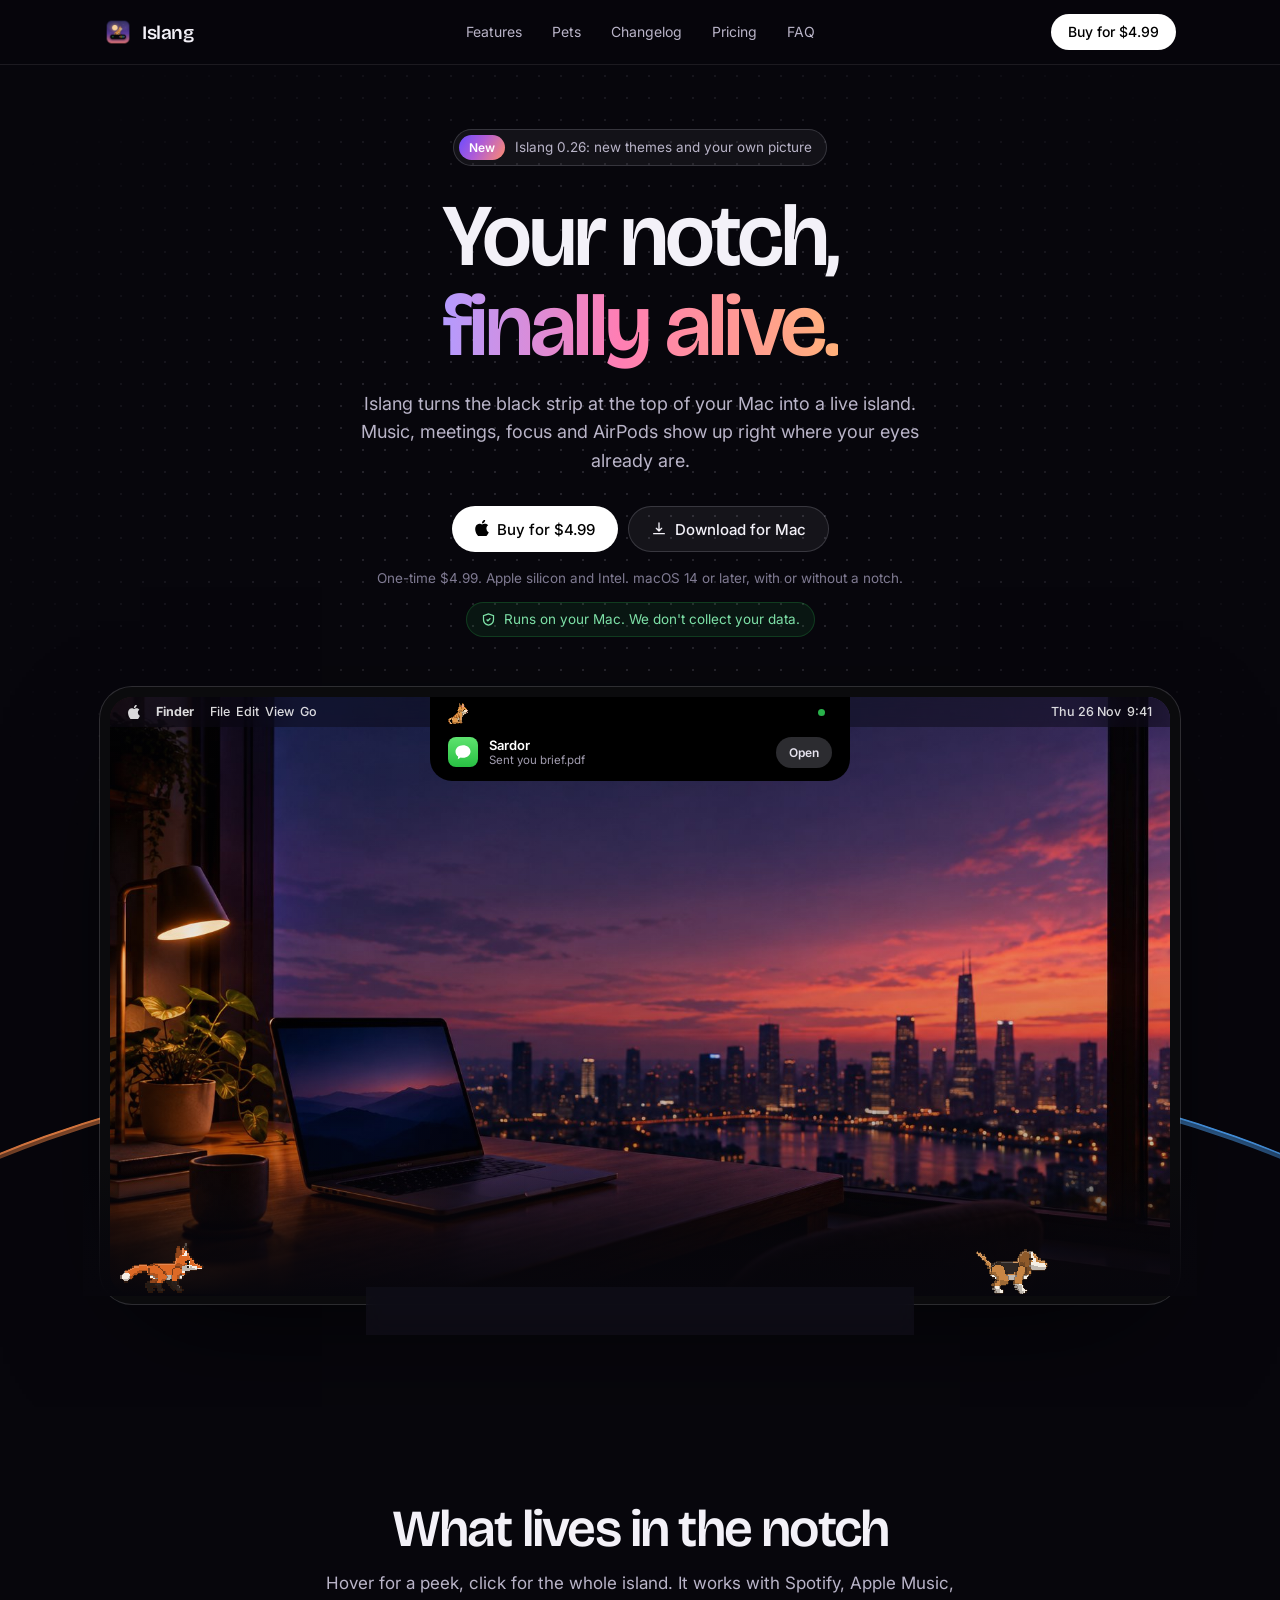
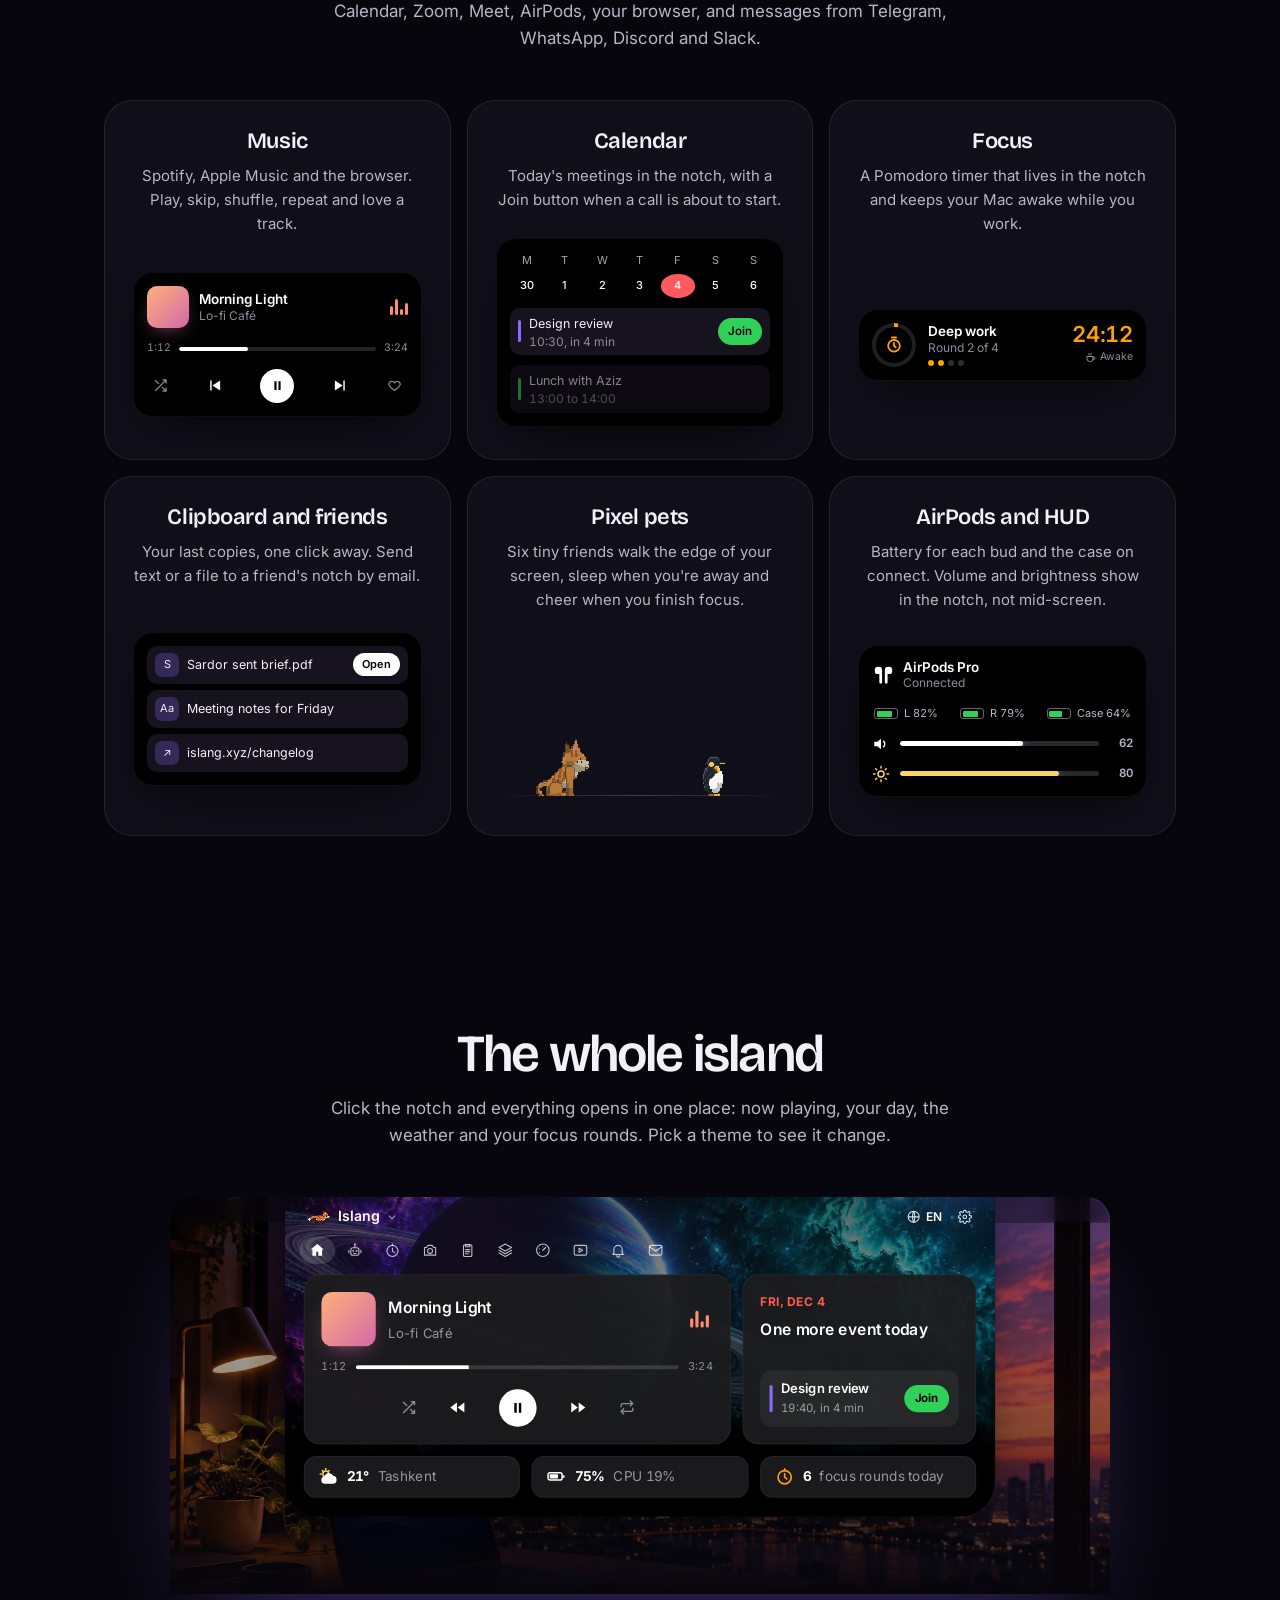
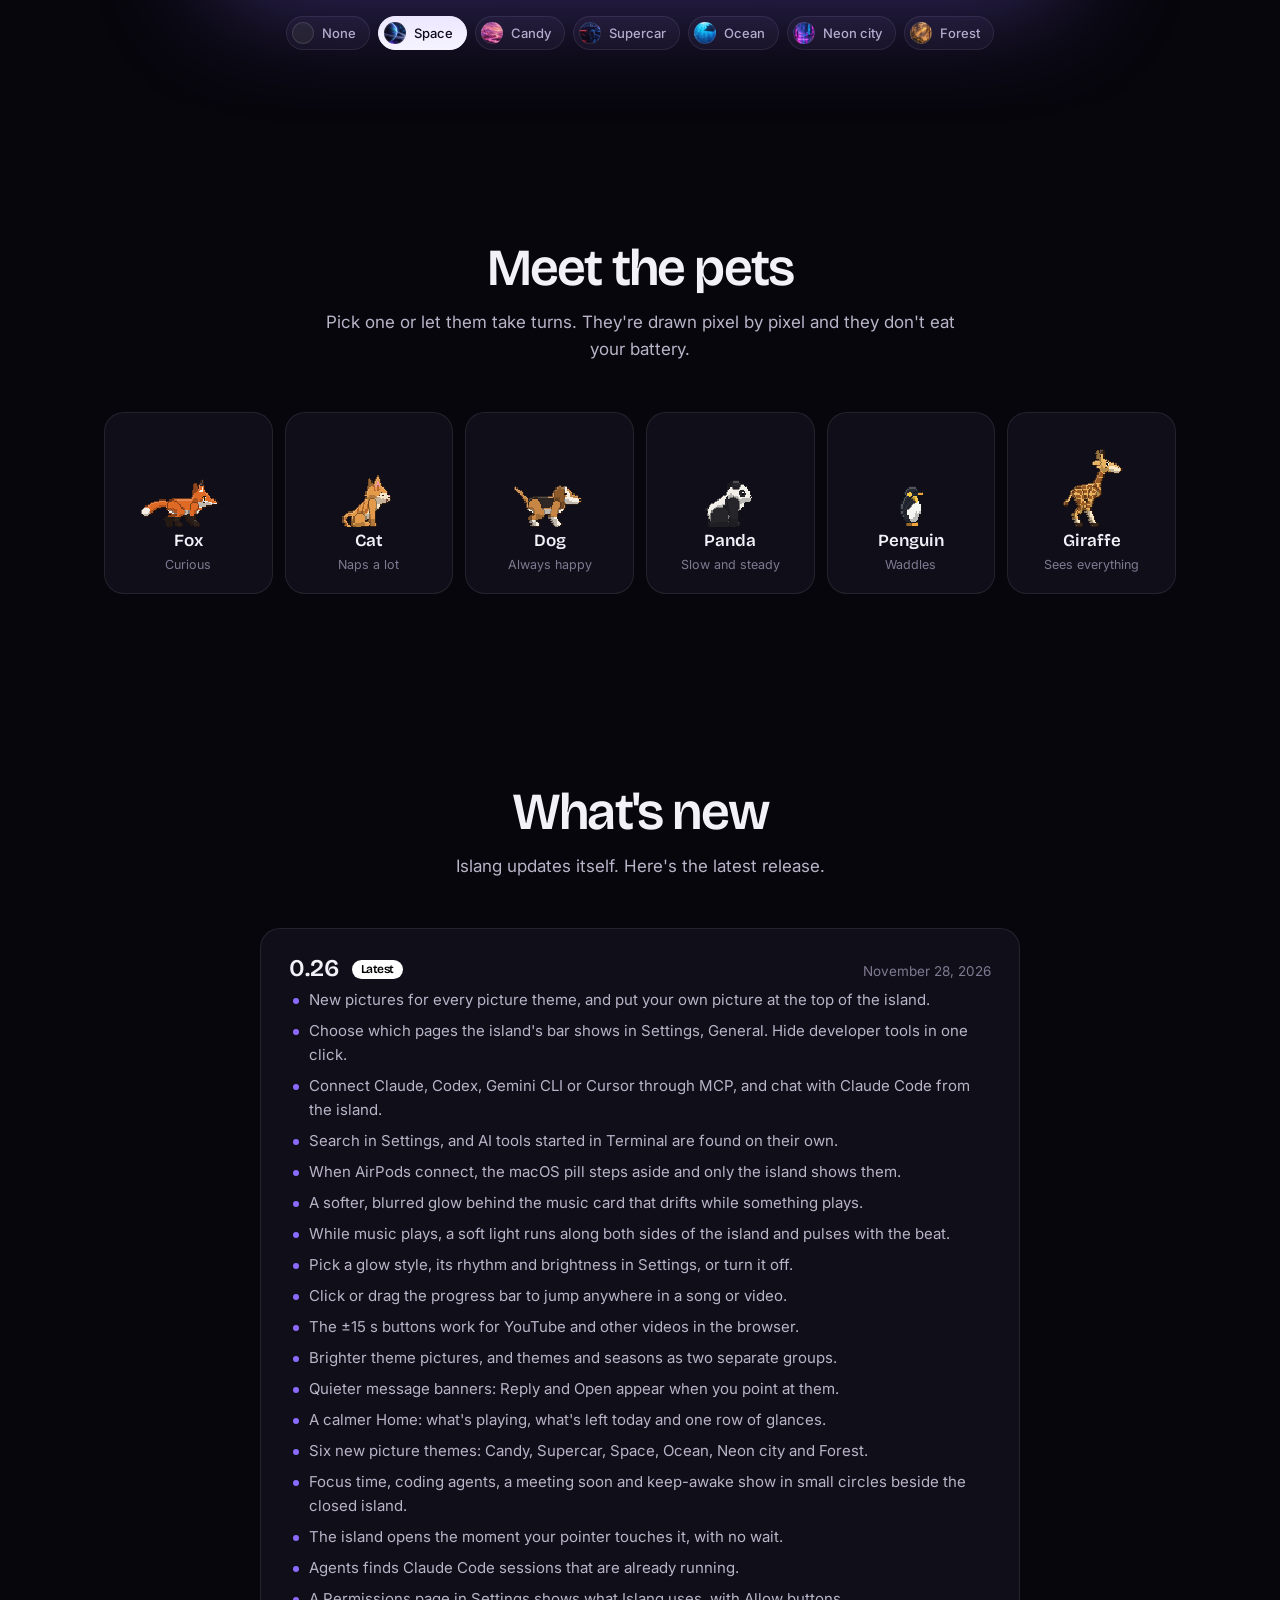
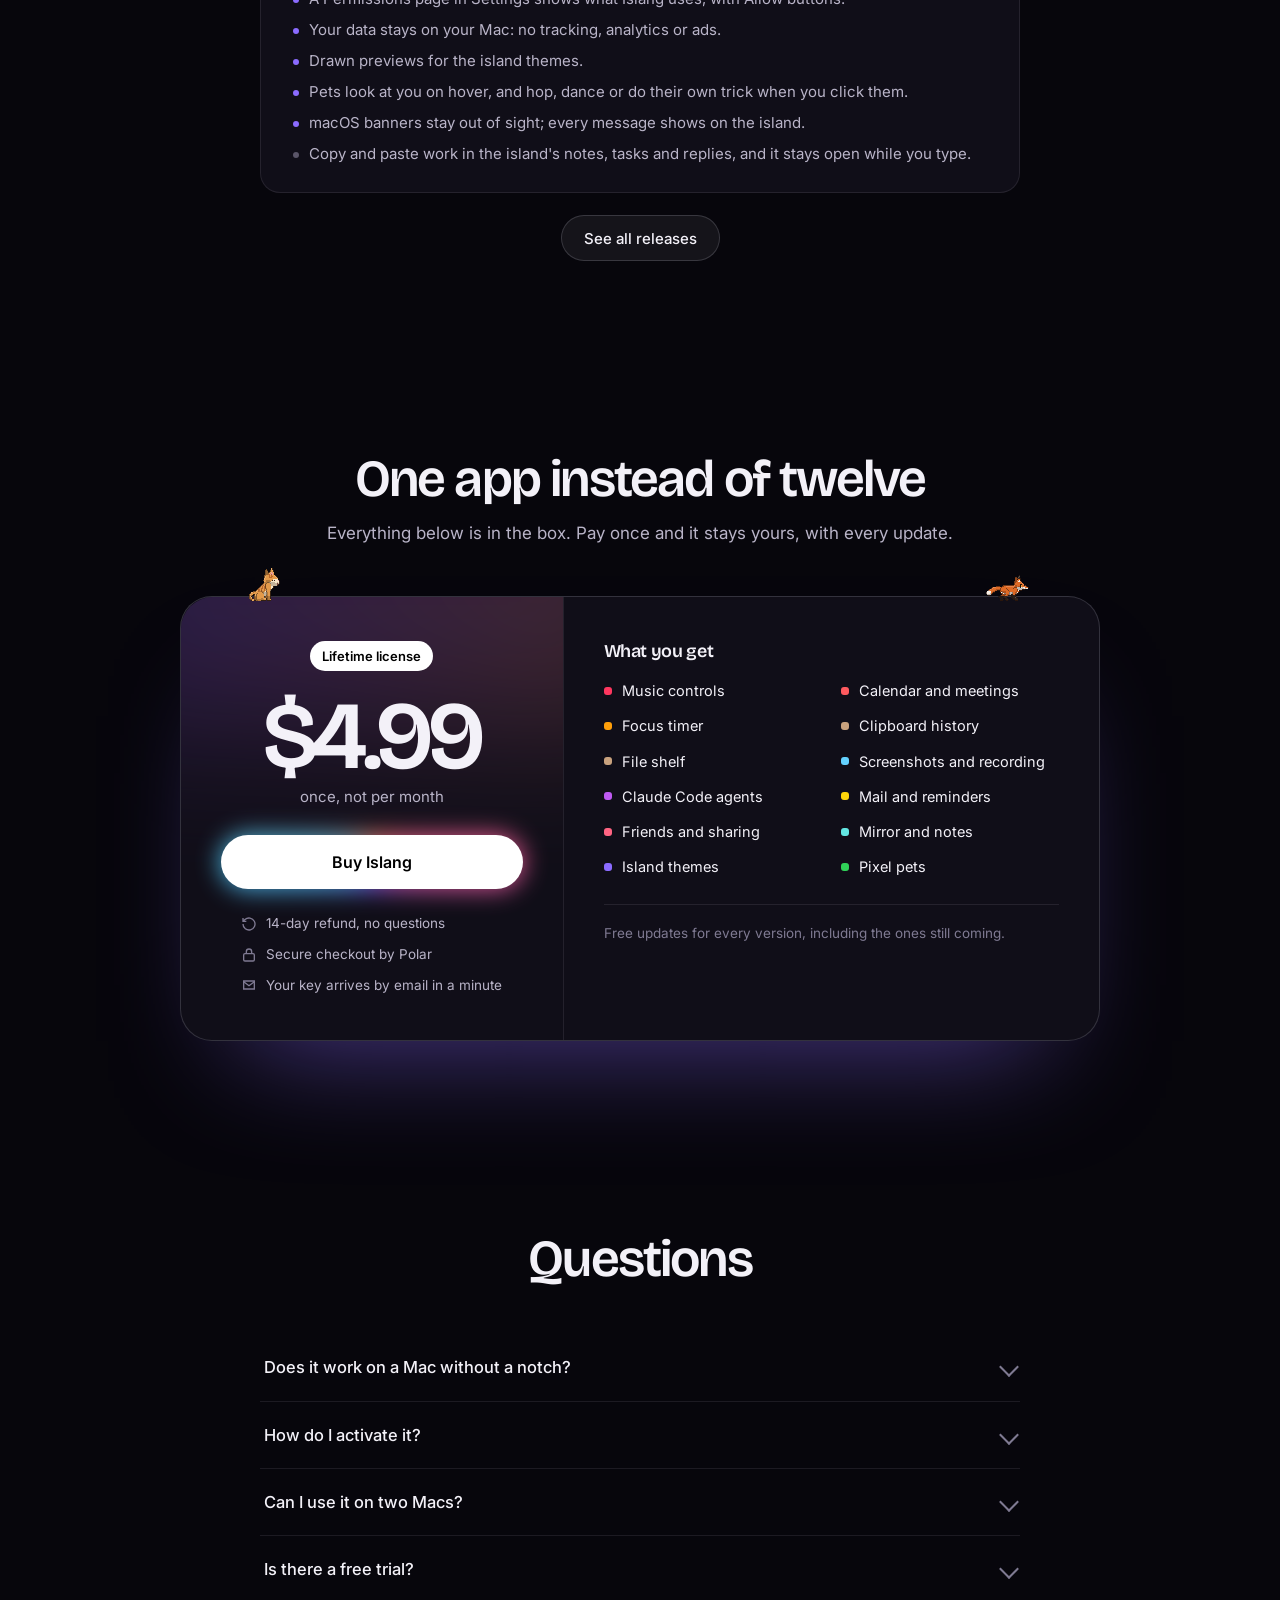
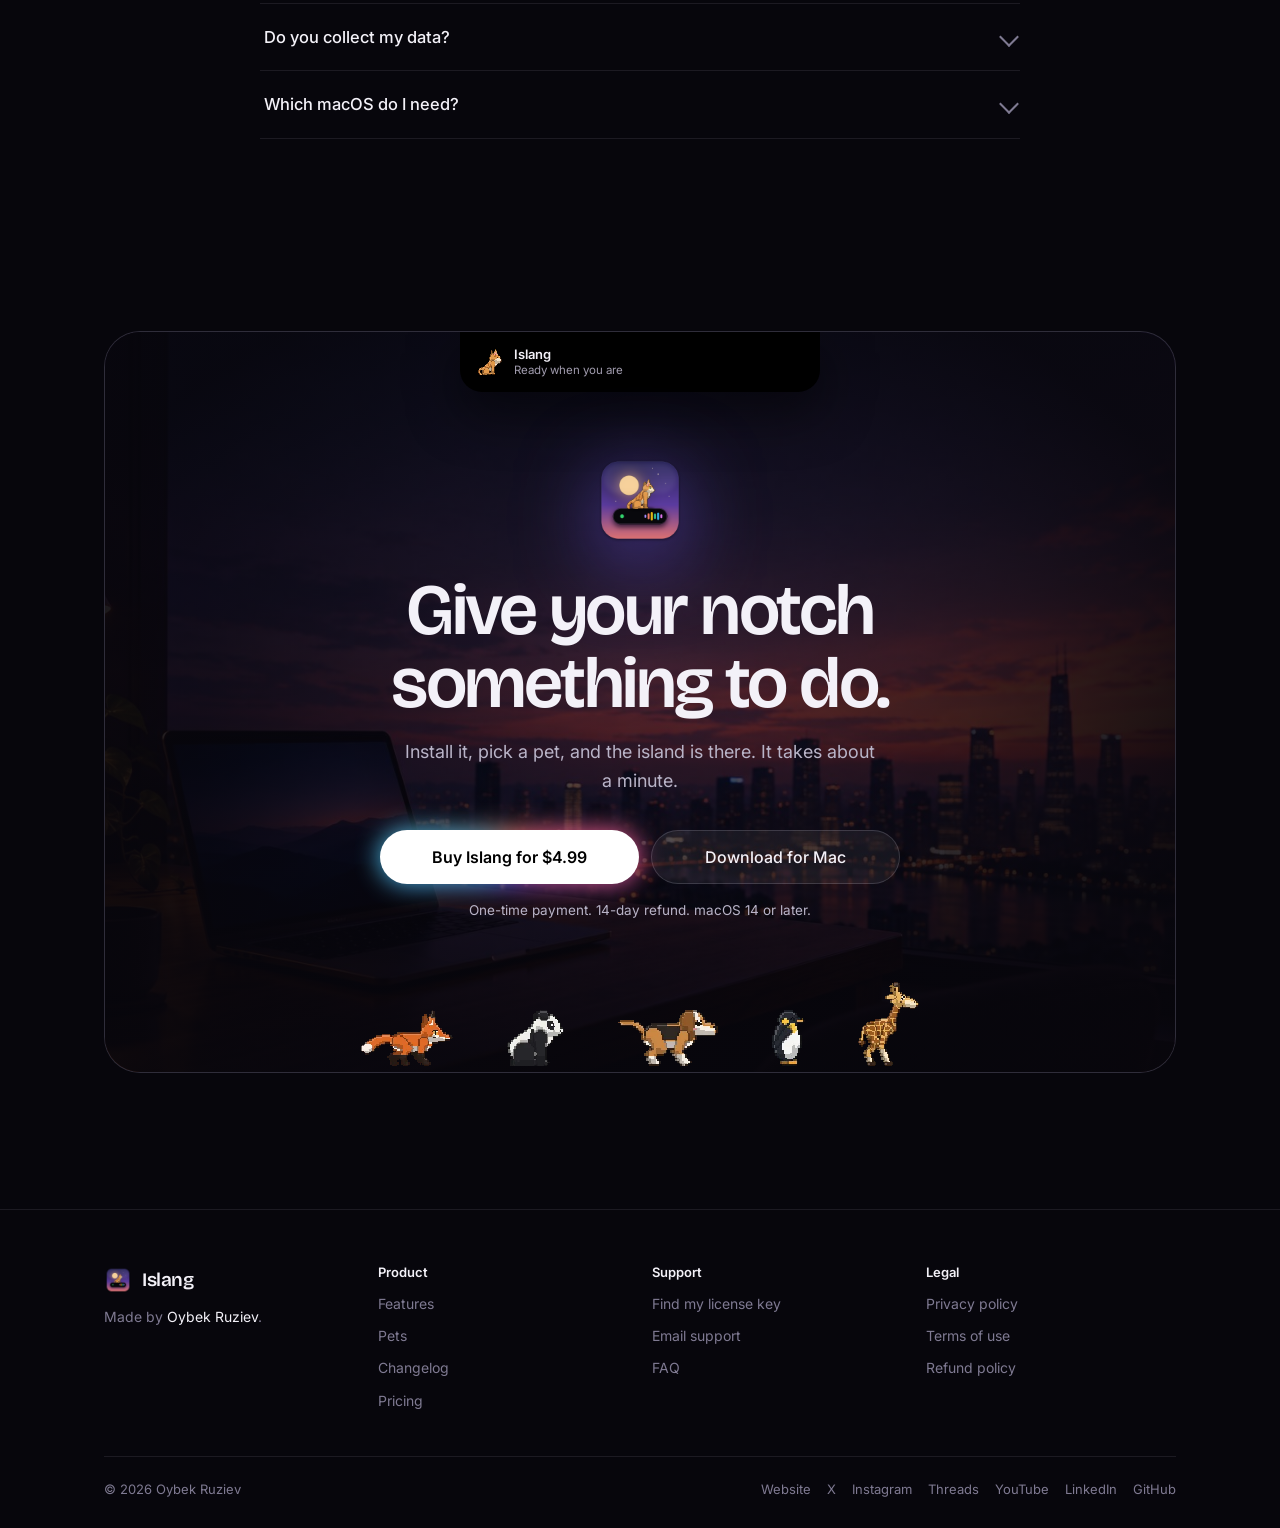
<file: index.html>
<!doctype html>
<html lang="en">
<head>
<meta charset="utf-8">
<meta name="viewport" content="width=device-width, initial-scale=1">
<title>Islang: the notch island for Mac, with pixel pets</title>
<meta name="description" content="Islang turns the MacBook notch into a live island: music controls, calendar, focus timer, AirPods battery, a clipboard you share with friends and tiny pixel pets. $4.99 once, no subscription.">
<link rel="canonical" href="https://islang.xyz/">
<meta name="theme-color" content="#07060c">
<meta name="color-scheme" content="dark">
<link rel="icon" type="image/png" href="/icon.png">
<link rel="apple-touch-icon" href="/icon.png">
<meta property="og:type" content="website">
<meta property="og:site_name" content="Islang">
<meta property="og:url" content="https://islang.xyz/">
<meta property="og:title" content="Islang: your notch, finally alive">
<meta property="og:description" content="Music, calendar, focus, AirPods and a shared clipboard in the MacBook notch. Plus pixel pets. $4.99 once.">
<meta property="og:image" content="https://islang.xyz/img/og.jpg">
<meta property="og:image:width" content="1200">
<meta property="og:image:height" content="630">
<meta property="og:image:alt" content="Islang island expanded under a MacBook notch">
<meta name="twitter:card" content="summary_large_image">
<meta name="twitter:site" content="@aidan_creates">
<meta name="twitter:title" content="Islang: your notch, finally alive">
<meta name="twitter:description" content="Music, calendar, focus, AirPods and a shared clipboard in the MacBook notch. Plus pixel pets.">
<meta name="twitter:image" content="https://islang.xyz/img/og.jpg">
<link rel="preconnect" href="https://fonts.googleapis.com">
<link rel="preconnect" href="https://fonts.gstatic.com" crossorigin>
<link href="https://fonts.googleapis.com/css2?family=Bricolage+Grotesque:opsz,wght@12..96,500;12..96,600&family=Inter:wght@400;500;600&display=swap" rel="stylesheet">
<link rel="stylesheet" href="/assets/site.css?v=1795720000">
<script type="application/ld+json">
{"@context":"https://schema.org","@type":"SoftwareApplication","name":"Islang","operatingSystem":"macOS 14 or later","applicationCategory":"UtilitiesApplication","description":"A live island for the MacBook notch with music controls, calendar, focus timer, AirPods battery, a shared clipboard and pixel pets.","url":"https://islang.xyz/","image":"https://islang.xyz/img/og.jpg","softwareVersion":"0.26","author":{"@type":"Person","name":"Oybek Ruziev","url":"https://aidancreates.space","sameAs":["https://x.com/aidan_creates","https://instagram.com/ruziev_oybek_","https://threads.com/@ruziev_oybek_","https://youtube.com/@aidancreatesspace","https://linkedin.com/in/oybekruziev","https://github.com/oybekruziev"]},"offers":{"@type":"Offer","price":"4.99","priceCurrency":"USD","url":"https://buy.polar.sh/polar_cl_jzejOnnoJKnUOzVvu8drq5IjTSCk9HWBKVAUm0XifPE"}}
</script>
</head>
<body>
<a class="skip" href="#main">Skip to content</a>
<header class="nav">
  <div class="wrap">
    <a class="brand" href="/"><img src="/icon.png" alt="" width="28" height="28">Islang</a>
    <nav class="links" aria-label="Main">
      <a href="#features">Features</a>
      <a href="#pets">Pets</a>
      <a href="/changelog/">Changelog</a>
      <a href="#pricing">Pricing</a>
      <a href="#faq">FAQ</a>
    </nav>
    <a class="btn primary sm" href="https://buy.polar.sh/polar_cl_jzejOnnoJKnUOzVvu8drq5IjTSCk9HWBKVAUm0XifPE">Buy for $4.99</a>
  </div>
</header>

<main id="main">
<section class="hero">
  <div class="wrap">
    <a class="news" href="/changelog/#v0.26"><span>New</span>Islang 0.26: new themes and your own picture</a>
    <h1>Your notch,<br><em>finally alive.</em></h1>
    <p class="lead">Islang turns the black strip at the top of your Mac into a live island. Music, meetings, focus and AirPods show up right where your eyes already are.</p>
    <div class="row">
      <a class="btn primary" href="https://buy.polar.sh/polar_cl_jzejOnnoJKnUOzVvu8drq5IjTSCk9HWBKVAUm0XifPE"><svg class="apl" viewBox="0 0 17 20" fill="currentColor" aria-hidden="true"><path d="M14 10.6c0-2.6 2.1-3.8 2.2-3.9-1.2-1.8-3.1-2-3.7-2-1.6-.2-3.1.9-3.9.9-.8 0-2-.9-3.4-.9C3.5 4.8 1.8 5.8.9 7.4c-1.9 3.3-.5 8.1 1.3 10.8.9 1.3 1.9 2.7 3.3 2.7 1.3-.1 1.8-.9 3.4-.9s2 .9 3.4.8c1.4 0 2.3-1.3 3.2-2.6 1-1.5 1.4-2.9 1.4-3-.1 0-2.8-1.1-2.9-4.6zM11.4 2.9c.7-.9 1.2-2.1 1.1-3.3-1 0-2.3.7-3 1.6-.7.8-1.2 2-1.1 3.2 1.1.1 2.3-.6 3-1.5z"/></svg>Buy for $4.99</a>
      <a class="btn ghost" data-dl href="https://github.com/oybekruziev/islang-releases/releases/download/v0.26/Islang-0.26.dmg">
        <svg viewBox="0 0 24 24" fill="none" stroke="currentColor" stroke-width="2" stroke-linecap="round" stroke-linejoin="round" aria-hidden="true"><path d="M12 3v12m0 0-4-4m4 4 4-4M4 19h16"/></svg>Download for Mac</a>
    </div>
    <p class="fine">One-time $4.99. Apple silicon and Intel. macOS 14 or later, with or without a notch.</p>
    <p class="promise"><svg viewBox="0 0 24 24" fill="none" stroke="currentColor" stroke-width="2" aria-hidden="true"><path d="M12 3 4 6v6c0 5 3.5 8 8 9 4.5-1 8-4 8-9V6z"/><path d="m9 12 2 2 4-4"/></svg>Runs on your Mac. We don't collect your data.</p>

    <div class="mac">
    <div class="stage" id="stage">
      <div class="menubar" aria-hidden="true">
        <span><svg width="12" height="14" viewBox="0 0 17 20" fill="currentColor"><path d="M14 10.6c0-2.6 2.1-3.8 2.2-3.9-1.2-1.8-3.1-2-3.7-2-1.6-.2-3.1.9-3.9.9-.8 0-2-.9-3.4-.9C3.5 4.8 1.8 5.8.9 7.4c-1.9 3.3-.5 8.1 1.3 10.8.9 1.3 1.9 2.7 3.3 2.7 1.3-.1 1.8-.9 3.4-.9s2 .9 3.4.8c1.4 0 2.3-1.3 3.2-2.6 1-1.5 1.4-2.9 1.4-3-.1 0-2.8-1.1-2.9-4.6zM11.4 2.9c.7-.9 1.2-2.1 1.1-3.3-1 0-2.3.7-3 1.6-.7.8-1.2 2-1.1 3.2 1.1.1 2.3-.6 3-1.5z"/></svg><b>Finder</b>File&nbsp;&nbsp;Edit&nbsp;&nbsp;View&nbsp;&nbsp;Go</span>
        <span>Thu 26 Nov&nbsp;&nbsp;9:41</span>
      </div>
      <div class="nisl" id="isl" data-state="idle" role="img" aria-label="Islang island demo">
        <div class="glow" aria-hidden="true"></div>
        <div class="mglow" aria-hidden="true"><i class="h"><b></b></i><i class="e"><b></b></i></div>
        <div class="bar">
          <img class="wpet px" src="/img/wing-cat.webp" alt="">
          <span class="rs">
            <i class="dot"></i>
            <span class="mbars"><i></i><i></i><i></i><i></i></span>
            <span class="cnt"><i></i>1</span>
          </span>
        </div>
        <div class="irow" data-act="message">
          <span class="appic msg"><svg viewBox="0 0 24 24" fill="#fff"><path d="M12 3C6.5 3 2 6.8 2 11.5c0 2.6 1.4 4.9 3.6 6.5L5 21.5l3.9-2.1c1 .3 2 .4 3.1.4 5.5 0 10-3.8 10-8.5S17.5 3 12 3z"/></svg></span>
          <span class="tx"><b>Sardor</b><small>Sent you brief.pdf</small></span>
          <span class="open">Open</span>
        </div>
        <div class="irow" data-act="music">
          <span class="appic art"></span>
          <span class="tx"><b>Morning Light</b><small>Lo-fi Café</small></span>
          <span class="mbars big"><i></i><i></i><i></i><i></i><i></i></span>
        </div>
        <div class="irow" data-act="hud">
          <svg class="spk" viewBox="0 0 24 24" fill="#fff"><path d="M3 9v6h4l5 4V5L7 9H3z"/><path d="M15.5 8.5a5 5 0 0 1 0 7M18.5 5.5a9 9 0 0 1 0 13" stroke="#fff" stroke-width="2" fill="none" stroke-linecap="round"/></svg>
          <span class="tx wide"><small>MacBook Pro Speakers</small><span class="lvl"><b></b></span></span>
          <span class="num" data-vol>62</span>
        </div>
        <div class="irow" data-act="agent">
          <span class="appic ag"><svg viewBox="0 0 24 24" fill="none" stroke="#fff" stroke-width="2" stroke-linecap="round"><path d="m5 8 4 4-4 4M12 16h7"/></svg></span>
          <span class="tx"><b>Claude Code</b><small>Wants to run npm test</small></span>
          <span class="allow">Allow</span><span class="deny">Deny</span>
        </div>
        <div class="full"><img src="/img/app-home-v20.webp" alt="" loading="lazy"></div>
      </div>
      <img class="walker a px" src="/img/fox.webp" alt="" aria-hidden="true">
      <img class="walker b px" src="/img/dog.webp" alt="" aria-hidden="true">
    </div>
    <div class="horizon" aria-hidden="true"></div>
    </div>

    <div class="demo" role="group" aria-label="Show an activity">
      <button aria-pressed="false" data-go="message"><svg viewBox="0 0 24 24" fill="none" stroke="currentColor" stroke-width="2" aria-hidden="true"><path d="M21 15a2 2 0 0 1-2 2H7l-4 4V5a2 2 0 0 1 2-2h14a2 2 0 0 1 2 2z"/></svg>Message</button>
      <button aria-pressed="false" data-go="music"><svg viewBox="0 0 24 24" fill="none" stroke="currentColor" stroke-width="2" aria-hidden="true"><path d="M9 18V5l12-2v13"/><circle cx="6" cy="18" r="3"/><circle cx="18" cy="16" r="3"/></svg>Music</button>
      <button aria-pressed="false" data-go="hud"><svg viewBox="0 0 24 24" fill="none" stroke="currentColor" stroke-width="2" aria-hidden="true"><path d="M11 5 6 9H2v6h4l5 4zM15.5 8.5a5 5 0 0 1 0 7"/></svg>Volume</button>
      <button aria-pressed="false" data-go="agent"><svg viewBox="0 0 24 24" fill="none" stroke="currentColor" stroke-width="2" aria-hidden="true"><path d="m5 8 4 4-4 4M12 16h7"/></svg>Agents</button>
      <button aria-pressed="false" data-go="big"><svg viewBox="0 0 24 24" fill="none" stroke="currentColor" stroke-width="2" aria-hidden="true"><path d="M15 3h6v6M9 21H3v-6M21 3l-7 7M3 21l7-7"/></svg>Open it</button>
    </div>
    <p class="hint">Drawn from the real app. Click the island or pick something.</p>
  </div>
</section>

<section id="features">
  <div class="wrap">
    <div class="head">
      <h2>What lives in the notch</h2>
      <p>Hover for a peek, click for the whole island. It works with Spotify, Apple Music, Calendar, Zoom, Meet, AirPods, your browser, and messages from Telegram, WhatsApp, Discord and Slack.</p>
    </div>
    <div class="grid3">
      <article class="card">
        <h3>Music</h3>
        <p>Spotify, Apple Music and the browser. Play, skip, shuffle, repeat and love a track.</p>
        <div class="viz"><div class="mini col fx-music" data-fx="music" role="img" aria-label="Now playing card with a moving progress bar">
          <div class="fm-top"><div class="fm-art"></div><div class="fm-tx"><div class="t1">Morning Light</div><div class="t2">Lo-fi Café</div></div><div class="eqs" aria-hidden="true"><i></i><i></i><i></i><i></i></div></div>
          <div class="fm-prog"><span data-cur>1:12</span><div class="fm-bar"><b></b></div><span>3:24</span></div>
          <div class="fm-ctl" aria-hidden="true">
            <svg class="sm" viewBox="0 0 24 24" fill="none" stroke="currentColor" stroke-width="2" stroke-linecap="round" stroke-linejoin="round"><path d="M16 3h5v5M4 20 21 3M21 16v5h-5M15 15l6 6M4 4l5 5"/></svg>
            <svg viewBox="0 0 24 24" fill="currentColor"><path d="M6 5h2v14H6zM20 5v14L9 12z"/></svg>
            <span class="fm-play"><svg viewBox="0 0 24 24" fill="currentColor"><path d="M7 5h3.5v14H7zM13.5 5H17v14h-3.5z"/></svg></span>
            <svg viewBox="0 0 24 24" fill="currentColor"><path d="M16 5h2v14h-2zM4 5v14l11-7z"/></svg>
            <svg class="sm fm-heart" viewBox="0 0 24 24" fill="none" stroke="currentColor" stroke-width="2" stroke-linejoin="round"><path d="M12 20s-7-4.4-9-9a4.8 4.8 0 0 1 9-3 4.8 4.8 0 0 1 9 3c-2 4.6-9 9-9 9z"/></svg>
          </div>
        </div></div>
      </article>
      <article class="card">
        <h3>Calendar</h3>
        <p>Today's meetings in the notch, with a Join button when a call is about to start.</p>
        <div class="viz"><div class="mini col fx-cal" data-fx="cal" role="img" aria-label="This week's calendar with a meeting about to start">
          <div class="cal" data-week><span>M</span><span>T</span><span>W</span><span>T</span><span>F</span><span>S</span><span>S</span><b>24</b><b>25</b><b class="today">26</b><b>27</b><b>28</b><b>29</b><b>30</b></div>
          <div class="evt"><i></i><div><div>Design review</div><div class="t2" data-when>10:30, in 4 min</div></div><span class="join">Join</span></div>
          <div class="evt dim"><i style="background:#30d158"></i><div><div>Lunch with Aziz</div><div class="t2">13:00 to 14:00</div></div></div>
        </div></div>
      </article>
      <article class="card">
        <h3>Focus</h3>
        <p>A Pomodoro timer that lives in the notch and keeps your Mac awake while you work.</p>
        <div class="viz"><div class="mini fx-focus" data-fx="focus" role="img" aria-label="Focus timer counting down">
          <div class="ff-ring" style="--p:.03"><svg viewBox="0 0 24 24" fill="none" stroke="#ff9f0a" stroke-width="2.2" stroke-linecap="round"><circle cx="12" cy="13" r="7"/><path d="M12 9.5V13l2 1.6M9.5 3h5"/></svg></div>
          <div class="ff-tx"><div class="t1">Deep work</div><div class="t2">Round 2 of 4</div><div class="ff-dots"><i class="on"></i><i class="cur"></i><i></i><i></i></div></div>
          <div class="ff-r"><div class="timer" data-timer>24:12</div><div class="awake"><svg viewBox="0 0 24 24" fill="none" stroke="currentColor" stroke-width="2" stroke-linecap="round"><path d="M4 9h12v5a5 5 0 0 1-5 5H9a5 5 0 0 1-5-5zM16 10h1.5a2.5 2.5 0 0 1 0 5H16M8 3v3M12 3v3"/></svg>Awake</div></div>
        </div></div>
      </article>
      <article class="card">
        <h3>Clipboard and friends</h3>
        <p>Your last copies, one click away. Send text or a file to a friend's notch by email.</p>
        <div class="viz"><div class="mini col fx-clip" data-fx="clip" role="img" aria-label="Clipboard history with new copies arriving">
          <div class="clip"><span class="ic">S</span><span class="ct">Sardor sent brief.pdf</span><span class="open">Open</span></div>
          <div class="clip"><span class="ic">Aa</span><span class="ct">Meeting notes for Friday</span></div>
          <div class="clip"><span class="ic">↗</span><span class="ct">islang.xyz/changelog</span></div>
        </div></div>
      </article>
      <article class="card">
        <h3>Pixel pets</h3>
        <p>Six tiny friends walk the edge of your screen, sleep when you're away and cheer when you finish focus.</p>
        <div class="viz"><div class="fx-pets" data-fx="pets" role="img" aria-label="Pixel pets walking, sleeping and cheering">
          <img class="pw fox px" src="/img/fox.webp" alt="" loading="lazy">
          <img class="pw dog px" src="/img/dog.webp" alt="" loading="lazy">
          <div class="sleeper"><img class="px" src="/img/cat.webp" alt="" loading="lazy"><span class="zz" aria-hidden="true"><i>z</i><i>z</i><i>z</i></span></div>
          <div class="cheer"><img class="px" src="/img/penguin.webp" alt="" loading="lazy"><span class="conf" aria-hidden="true"><i></i><i></i><i></i><i></i><i></i><i></i></span></div>
          <div class="edge"></div>
        </div></div>
      </article>
      <article class="card">
        <h3>AirPods and HUD</h3>
        <p>Battery for each bud and the case on connect. Volume and brightness show in the notch, not mid-screen.</p>
        <div class="viz"><div class="mini col fx-hud" data-fx="hud" role="img" aria-label="AirPods battery levels and a volume bar">
          <div class="fa">
            <svg class="pods" viewBox="0 0 24 24" fill="#fff"><path d="M6.5 3A3.5 3.5 0 0 0 3 6.5v1A3.5 3.5 0 0 0 6.5 11c.6 0 1-.1 1.5-.3V20a1.5 1.5 0 0 0 3 0V6.5A3.5 3.5 0 0 0 7.5 3zM17.5 3A3.5 3.5 0 0 0 14 6.5V20a1.5 1.5 0 0 0 3 0v-9.3c.5.2.9.3 1.5.3A3.5 3.5 0 0 0 22 7.5v-1A3.5 3.5 0 0 0 18.5 3z"/></svg>
            <div class="fa-n"><div class="t1">AirPods Pro</div><div class="t2">Connected</div></div>
            </div><div class="bats"><div class="bat" style="--v:.82"><b></b><span>L 82%</span></div>
            <div class="bat" style="--v:.79"><b></b><span>R 79%</span></div>
            <div class="bat" style="--v:.64"><b></b><span>Case 64%</span></div>
          </div>
          <div class="hud"><svg viewBox="0 0 24 24" fill="#fff"><path d="M3 9v6h4l5 4V5L7 9H3z"/><path d="M15.5 8.5a5 5 0 0 1 0 7" stroke="#fff" stroke-width="2" fill="none" stroke-linecap="round"/></svg><div class="lvl"><b data-vol></b></div><span class="num" data-voln>62</span></div>
          <div class="hud"><svg viewBox="0 0 24 24" fill="none" stroke="#ffd166" stroke-width="2" stroke-linecap="round"><circle cx="12" cy="12" r="4"/><path d="M12 2v2M12 20v2M4.9 4.9l1.4 1.4M17.7 17.7l1.4 1.4M2 12h2M20 12h2M4.9 19.1l1.4-1.4M17.7 6.3l1.4-1.4"/></svg><div class="lvl"><b data-bri style="width:80%;background:#ffd166"></b></div><span class="num" data-brin>80</span></div>
        </div></div>
      </article>
    </div>
  </div>
</section>

<section>
  <div class="wrap">
    <div class="head">
      <h2>The whole island</h2>
      <p>Click the notch and everything opens in one place: now playing, your day, the weather and your focus rounds. Pick a theme to see it change.</p>
    </div>
    <div class="ix" id="ix">
      <div class="ix-stage" id="ixStage">
        <div class="ix-menubar" aria-hidden="true"><span><svg width="11" height="13" viewBox="0 0 17 20" fill="currentColor"><path d="M14 10.6c0-2.6 2.1-3.8 2.2-3.9-1.2-1.8-3.1-2-3.7-2-1.6-.2-3.1.9-3.9.9-.8 0-2-.9-3.4-.9C3.5 4.8 1.8 5.8.9 7.4c-1.9 3.3-.5 8.1 1.3 10.8.9 1.3 1.9 2.7 3.3 2.7 1.3-.1 1.8-.9 3.4-.9s2 .9 3.4.8c1.4 0 2.3-1.3 3.2-2.6 1-1.5 1.4-2.9 1.4-3-.1 0-2.8-1.1-2.9-4.6zM11.4 2.9c.7-.9 1.2-2.1 1.1-3.3-1 0-2.3.7-3 1.6-.7.8-1.2 2-1.1 3.2 1.1.1 2.3-.6 3-1.5z"/></svg><b>Finder</b>File&nbsp;&nbsp;Edit&nbsp;&nbsp;View</span><span data-ix-clock>Thu 26 Nov&nbsp;&nbsp;9:41</span></div>
        <div class="ix-isl" role="img" aria-label="Islang opened: now playing, today's calendar, weather, battery and focus">
          <div class="ix-bg" aria-hidden="true"><img data-ix-bg src="/img/themes/space.webp" alt=""><i class="g1"></i><i class="g2"></i></div>
          <div class="ix-head">
            <span class="ix-brand"><img class="px" src="/img/c-fox.webp" alt="">Islang<svg viewBox="0 0 24 24" fill="none" stroke="currentColor" stroke-width="2.4" stroke-linecap="round"><path d="m6 9 6 6 6-6"/></svg></span>
            <span class="ix-tools"><span><svg viewBox="0 0 24 24" fill="none" stroke="currentColor" stroke-width="1.8"><circle cx="12" cy="12" r="9"/><path d="M3 12h18M12 3c2.5 3 2.5 15 0 18M12 3c-2.5 3-2.5 15 0 18"/></svg>EN</span><svg viewBox="0 0 24 24" fill="none" stroke="currentColor" stroke-width="1.8"><circle cx="12" cy="12" r="3"/><path d="M19.4 15a1.7 1.7 0 0 0 .3 1.8l.1.1a2 2 0 1 1-2.8 2.8l-.1-.1a1.7 1.7 0 0 0-1.8-.3 1.7 1.7 0 0 0-1 1.5V21a2 2 0 0 1-4 0v-.1a1.7 1.7 0 0 0-1.1-1.5 1.7 1.7 0 0 0-1.8.3l-.1.1a2 2 0 1 1-2.8-2.8l.1-.1a1.7 1.7 0 0 0 .3-1.8 1.7 1.7 0 0 0-1.5-1H3a2 2 0 0 1 0-4h.1a1.7 1.7 0 0 0 1.5-1.1 1.7 1.7 0 0 0-.3-1.8l-.1-.1a2 2 0 1 1 2.8-2.8l.1.1a1.7 1.7 0 0 0 1.8.3H9a1.7 1.7 0 0 0 1-1.5V3a2 2 0 0 1 4 0v.1a1.7 1.7 0 0 0 1 1.5 1.7 1.7 0 0 0 1.8-.3l.1-.1a2 2 0 1 1 2.8 2.8l-.1.1a1.7 1.7 0 0 0-.3 1.8V9a1.7 1.7 0 0 0 1.5 1H21a2 2 0 0 1 0 4h-.1a1.7 1.7 0 0 0-1.5 1z"/></svg></span>
          </div>
          <div class="ix-nav" aria-hidden="true">
            <i class="on"><svg viewBox="0 0 24 24" fill="currentColor"><path d="M12 3 2.5 11h2.5v9h5.5v-6h3v6H19v-9h2.5z"/></svg></i>
            <i><svg viewBox="0 0 24 24"><path d="M12 7.2V4.6"/><circle cx="12" cy="3.2" r="1.3" fill="currentColor" stroke="none"/><rect x="6.2" y="8.4" width="11.6" height="10.8" rx="3"/><circle cx="9.6" cy="12.9" r="1.3" fill="currentColor" stroke="none"/><circle cx="14.4" cy="12.9" r="1.3" fill="currentColor" stroke="none"/><path d="M10.4 16.6h3.2M3.4 12v3.6M20.6 12v3.6"/></svg></i>
            <i><svg viewBox="0 0 24 24"><circle cx="12" cy="13" r="8"/><path d="M12 9v4l2.5 2M12 5V3"/></svg></i>
            <i><svg viewBox="0 0 24 24"><path d="M4 8h3l2-3h6l2 3h3v11H4z"/><circle cx="12" cy="13" r="3.5"/></svg></i>
            <i><svg viewBox="0 0 24 24"><rect x="6" y="4" width="12" height="17" rx="2"/><path d="M9 4h6v3H9zM9 11h6M9 14h6M9 17h4"/></svg></i>
            <i><svg viewBox="0 0 24 24"><path d="m12 3 9 5-9 5-9-5zM3 12l9 5 9-5M3 16l9 5 9-5"/></svg></i>
            <i><svg viewBox="0 0 24 24"><circle cx="12" cy="12" r="9"/><path d="M12 12l4-4M7 15h.01M7 10h.01M12 7h.01"/></svg></i>
            <i><svg viewBox="0 0 24 24"><rect x="3" y="5" width="18" height="14" rx="2.5"/><path d="m10 9 5 3-5 3z"/></svg></i>
            <i><svg viewBox="0 0 24 24"><path d="M6 16V11a6 6 0 0 1 12 0v5l1.5 2h-15zM10 20a2 2 0 0 0 4 0"/></svg></i>
            <i><svg viewBox="0 0 24 24"><rect x="3" y="5" width="18" height="14" rx="2"/><path d="m3 7 9 6 9-6"/></svg></i>
          </div>
          <div class="ix-cards">
            <div class="ix-card ix-np">
              <div class="ix-row"><div class="ix-art"></div><div class="ix-tx"><b>Morning Light</b><small>Lo-fi Café</small></div><div class="eqs"><i></i><i></i><i></i><i></i></div></div>
              <div class="ix-prog"><span data-ix-cur>1:12</span><div class="ix-bar"><b data-ix-bar></b></div><span>3:24</span></div>
              <div class="ix-ctl">
                <svg class="s" viewBox="0 0 24 24" fill="none" stroke="currentColor" stroke-width="2" stroke-linecap="round" stroke-linejoin="round"><path d="M16 3h5v5M4 20 21 3M21 16v5h-5M15 15l6 6M4 4l5 5"/></svg>
                <svg viewBox="0 0 24 24" fill="currentColor"><path d="M11 6v12L3 12zM20 6v12l-8-6z"/></svg>
                <span class="ix-play"><svg viewBox="0 0 24 24" fill="currentColor"><path d="M7 5h3.5v14H7zM13.5 5H17v14h-3.5z"/></svg></span>
                <svg viewBox="0 0 24 24" fill="currentColor"><path d="M13 6v12l8-6zM4 6v12l8-6z"/></svg>
                <svg class="s" viewBox="0 0 24 24" fill="none" stroke="currentColor" stroke-width="2" stroke-linecap="round" stroke-linejoin="round"><path d="M17 2l4 4-4 4M3 11V9a3 3 0 0 1 3-3h15M7 22l-4-4 4-4M21 13v2a3 3 0 0 1-3 3H3"/></svg>
              </div>
            </div>
            <div class="ix-card ix-today">
              <div class="ix-date" data-ix-date>THU, NOV 26</div>
              <div class="ix-hl">One more event today</div>
              <div class="ix-evt"><i></i><div><b>Design review</b><small data-ix-when>16:30, in 4 min</small></div><span>Join</span></div>
            </div>
          </div>
          <div class="ix-glance">
            <div><svg viewBox="0 0 24 24" fill="none" stroke-width="1.8" stroke-linecap="round"><circle cx="9" cy="9" r="3.5" stroke="#ffd166"/><path d="M9 2.5v1.2M3.5 9H2.3M4.8 4.8l.9.9M13.2 4.8l-.9.9" stroke="#ffd166"/><path d="M8 20h9a4 4 0 0 0 .4-8 5 5 0 0 0-9.4 1A3.5 3.5 0 0 0 8 20z" fill="#fff" stroke="#fff"/></svg><b>21°</b><small>Tashkent</small></div>
            <div><svg viewBox="0 0 24 24" fill="none" stroke="#fff" stroke-width="1.8"><rect x="2.5" y="7.5" width="17" height="9" rx="2.5"/><rect x="4.5" y="9.5" width="10" height="5" rx="1" fill="#fff" stroke="none"/><path d="M21.5 10.5v3"/></svg><b>75%</b><small data-ix-cpu>CPU 19%</small></div>
            <div><svg viewBox="0 0 24 24" fill="none" stroke="#ff9f0a" stroke-width="2" stroke-linecap="round"><circle cx="12" cy="13" r="8"/><path d="M12 9v4l2.5 2M12 5V3"/></svg><b>6</b><small>focus rounds today</small></div>
          </div>
        </div>
      </div>
    </div>
    <div class="ix-themes" role="group" aria-label="Try a theme">
      <button data-th="none" aria-pressed="false"><i style="background:#1c1c1e"></i>None</button>
      <button data-th="space" aria-pressed="true"><i style="background-image:url(/img/themes/space.webp)"></i>Space</button>
      <button data-th="candy" aria-pressed="false"><i style="background-image:url(/img/themes/candy.webp)"></i>Candy</button>
      <button data-th="supercar" aria-pressed="false"><i style="background-image:url(/img/themes/supercar.webp)"></i>Supercar</button>
      <button data-th="ocean" aria-pressed="false"><i style="background-image:url(/img/themes/ocean.webp)"></i>Ocean</button>
      <button data-th="neon" aria-pressed="false"><i style="background-image:url(/img/themes/neon.webp)"></i>Neon city</button>
      <button data-th="forest" aria-pressed="false"><i style="background-image:url(/img/themes/forest.webp)"></i>Forest</button>
    </div>
  </div>
</section>

<section id="pets">
  <div class="wrap">
    <div class="head">
      <h2>Meet the pets</h2>
      <p>Pick one or let them take turns. They're drawn pixel by pixel and they don't eat your battery.</p>
    </div>
    <div class="pets">
      <div class="pet"><img class="px" src="/img/fox.webp" alt="Pixel fox" loading="lazy"><b>Fox</b><small>Curious</small></div>
      <div class="pet"><img class="px" src="/img/cat.webp" alt="Pixel cat" loading="lazy"><b>Cat</b><small>Naps a lot</small></div>
      <div class="pet"><img class="px" src="/img/dog.webp" alt="Pixel dog" loading="lazy"><b>Dog</b><small>Always happy</small></div>
      <div class="pet"><img class="px" src="/img/panda.webp" alt="Pixel panda" loading="lazy"><b>Panda</b><small>Slow and steady</small></div>
      <div class="pet"><img class="px" src="/img/penguin.webp" alt="Pixel penguin" loading="lazy"><b>Penguin</b><small>Waddles</small></div>
      <div class="pet"><img class="px" src="/img/giraffe.webp" alt="Pixel giraffe" loading="lazy"><b>Giraffe</b><small>Sees everything</small></div>
    </div>
  </div>
</section>



<section id="changelog">
  <div class="wrap">
    <div class="head">
      <h2>What's new</h2>
      <p>Islang updates itself. Here's the latest release.</p>
    </div>
    <div class="log">
      <article class="ver">
        <header><h3>0.26 <span class="tag">Latest</span></h3><time datetime="2026-11-28">November 28, 2026</time></header>
        <ul>
          <li>New pictures for every picture theme, and put your own picture at the top of the island.</li>
          <li>Choose which pages the island's bar shows in Settings, General. Hide developer tools in one click.</li>
          <li>Connect Claude, Codex, Gemini CLI or Cursor through MCP, and chat with Claude Code from the island.</li>
          <li>Search in Settings, and AI tools started in Terminal are found on their own.</li>
          <li>When AirPods connect, the macOS pill steps aside and only the island shows them.</li>
          <li>A softer, blurred glow behind the music card that drifts while something plays.</li>
          <li>While music plays, a soft light runs along both sides of the island and pulses with the beat.</li>
          <li>Pick a glow style, its rhythm and brightness in Settings, or turn it off.</li>
          <li>Click or drag the progress bar to jump anywhere in a song or video.</li>
          <li>The ±15 s buttons work for YouTube and other videos in the browser.</li>
          <li>Brighter theme pictures, and themes and seasons as two separate groups.</li>
          <li>Quieter message banners: Reply and Open appear when you point at them.</li>
          <li>A calmer Home: what's playing, what's left today and one row of glances.</li>
          <li>Six new picture themes: Candy, Supercar, Space, Ocean, Neon city and Forest.</li>
          <li>Focus time, coding agents, a meeting soon and keep-awake show in small circles beside the closed island.</li>
          <li>The island opens the moment your pointer touches it, with no wait.</li>
          <li>Agents finds Claude Code sessions that are already running.</li>
          <li>A Permissions page in Settings shows what Islang uses, with Allow buttons.</li>
          <li>Your data stays on your Mac: no tracking, analytics or ads.</li>
          <li>Drawn previews for the island themes.</li>
          <li>Pets look at you on hover, and hop, dance or do their own trick when you click them.</li>
          <li>macOS banners stay out of sight; every message shows on the island.</li>
          <li class="fix">Copy and paste work in the island's notes, tasks and replies, and it stays open while you type.</li>
        </ul>
      </article>
      <p class="center" style="margin-top:22px"><a class="btn ghost" href="/changelog/">See all releases</a></p>
    </div>
  </div>
</section>

<section id="pricing">
  <div class="wrap">
    <div class="head"><h2>One app instead of twelve</h2><p>Everything below is in the box. Pay once and it stays yours, with every update.</p></div>
    <div class="deal">
      <img class="peek a px" src="/img/cat.webp" alt="" aria-hidden="true">
      <img class="peek b px" src="/img/fox.webp" alt="" aria-hidden="true">
      <div class="deal-l">
        <div class="tag2">Lifetime license</div>
        <div class="amount">$4.99</div>
        <p class="once">once, not per month</p>
        <div class="buywrap"><a class="btn primary buy" href="https://buy.polar.sh/polar_cl_jzejOnnoJKnUOzVvu8drq5IjTSCk9HWBKVAUm0XifPE"><span>Buy Islang</span></a></div>
        <ul class="trust">
          <li><svg viewBox="0 0 24 24" fill="none" stroke="currentColor" stroke-width="2" aria-hidden="true"><path d="M3 12a9 9 0 1 0 3-6.7L3 8M3 3v5h5"/></svg>14-day refund, no questions</li>
          <li><svg viewBox="0 0 24 24" fill="none" stroke="currentColor" stroke-width="2" aria-hidden="true"><rect x="4" y="10" width="16" height="11" rx="2"/><path d="M8 10V7a4 4 0 0 1 8 0v3"/></svg>Secure checkout by Polar</li>
          <li><svg viewBox="0 0 24 24" fill="none" stroke="currentColor" stroke-width="2" aria-hidden="true"><path d="M4 6h16v12H4z"/><path d="m4 7 8 6 8-6"/></svg>Your key arrives by email in a minute</li>
        </ul>
      </div>
      <div class="deal-r">
        <h3>What you get</h3>
        <ul class="got"><li><i style="background:#ff375f"></i>Music controls</li><li><i style="background:#ff5a5f"></i>Calendar and meetings</li><li><i style="background:#ff9f0a"></i>Focus timer</li><li><i style="background:#c9a27e"></i>Clipboard history</li><li><i style="background:#c9a27e"></i>File shelf</li><li><i style="background:#64d2ff"></i>Screenshots and recording</li><li><i style="background:#bf5af2"></i>Claude Code agents</li><li><i style="background:#ffd60a"></i>Mail and reminders</li><li><i style="background:#ff6482"></i>Friends and sharing</li><li><i style="background:#63e6e2"></i>Mirror and notes</li><li><i style="background:#8b6bff"></i>Island themes</li><li><i style="background:#30d158"></i>Pixel pets</li></ul>
        <p class="free">Free updates for every version, including the ones still coming.</p>
      </div>
    </div>
  </div>
</section>

<section id="faq">
  <div class="wrap">
    <div class="head"><h2>Questions</h2></div>
    <div class="faq">
      <details><summary>Does it work on a Mac without a notch?</summary><p>Yes. On an iMac, a Mac mini display or an older MacBook, the island sits flush with the top edge of the screen. In Settings you can choose a floating style or a different display.</p></details>
      <details><summary>How do I activate it?</summary><p>Open Islang and enter the email you paid with and your license key. The key is in your Polar receipt email and in the <a href="https://polar.sh/ruziev/portal" style="text-decoration:underline">customer portal</a>.</p></details>
      <details><summary>Can I use it on two Macs?</summary><p>One license is active on one Mac at a time. Sign out in Settings, Account to move it to another Mac.</p></details>
      <details><summary>Is there a free trial?</summary><p>No trial, but there's a 14-day refund. If Islang isn't for you, write to us and you get your money back.</p></details>
      <details><summary>Do you collect my data?</summary><p>No. Islang works on your Mac and the app has no tracking, no analytics and no ads. Music, calendar, clipboard, notes and notifications never leave your Mac. It only goes online for the weather, updates, checking your license and, if you use it, sharing with friends. Read the <a href="/privacy/" style="text-decoration:underline">privacy policy</a>.</p></details>
      <details><summary>Which macOS do I need?</summary><p>macOS 14 Sonoma or later, on Apple silicon or Intel.</p></details>
    </div>
  </div>
</section>

<section>
  <div class="wrap">
    <div class="final">
      <img class="bg" src="/img/dusk.jpg" alt="" loading="lazy">
      <div class="fin-isl" aria-hidden="true">
        <img class="px" src="/img/wing-cat.webp" alt="">
        <span class="tx"><b>Islang</b><small>Ready when you are</small></span>
        <span class="mbars big"><i></i><i></i><i></i><i></i><i></i></span>
      </div>
      <img class="fin-icon" src="/icon.png" alt="" width="96" height="96">
      <h2>Give your notch<br>something to do.</h2>
      <p class="lead">Install it, pick a pet, and the island is there. It takes about a minute.</p>
      <div class="fin-cta">
        <div class="buywrap"><a class="btn primary buy" href="https://buy.polar.sh/polar_cl_jzejOnnoJKnUOzVvu8drq5IjTSCk9HWBKVAUm0XifPE">Buy Islang for $4.99</a></div>
        <a class="btn ghost big" data-dl href="https://github.com/oybekruziev/islang-releases/releases/download/v0.26/Islang-0.26.dmg">Download for Mac</a>
      </div>
      <p class="fin-fine">One-time payment. 14-day refund. macOS 14 or later.</p>
      <div class="fin-pets" aria-hidden="true">
        <img class="px" src="/img/c-fox.webp" alt=""><img class="px" src="/img/c-panda.webp" alt=""><img class="px" src="/img/c-dog.webp" alt=""><img class="px" src="/img/c-penguin.webp" alt=""><img class="px" src="/img/c-giraffe.webp" alt="">
      </div>
    </div>
  </div>
</section>
</main>

<footer>
  <div class="wrap">
    <div><a class="brand" href="/"><img src="/icon.png" alt="" width="28" height="28">Islang</a><p class="muted" style="font-size:14px;margin-top:12px">Made by <a href="https://aidancreates.space" style="color:var(--text)">Oybek Ruziev</a>.</p></div>
    <div><h5>Product</h5><ul><li><a href="/#features">Features</a></li><li><a href="/#pets">Pets</a></li><li><a href="/changelog/">Changelog</a></li><li><a href="/#pricing">Pricing</a></li></ul></div>
    <div><h5>Support</h5><ul><li><a href="https://polar.sh/ruziev/portal">Find my license key</a></li><li><a href="mailto:r.oybek2001@gmail.com">Email support</a></li><li><a href="/#faq">FAQ</a></li></ul></div>
    <div><h5>Legal</h5><ul><li><a href="/privacy/">Privacy policy</a></li><li><a href="/terms/">Terms of use</a></li><li><a href="/refunds/">Refund policy</a></li></ul></div>
    <div class="base"><span>© 2026 Oybek Ruziev</span><span class="soc">
        <a href="https://aidancreates.space" aria-label="Website">Website</a>
        <a href="https://x.com/aidan_creates" aria-label="X">X</a>
        <a href="https://instagram.com/ruziev_oybek_" aria-label="Instagram">Instagram</a>
        <a href="https://threads.com/@ruziev_oybek_" aria-label="Threads">Threads</a>
        <a href="https://youtube.com/@aidancreatesspace" aria-label="YouTube">YouTube</a>
        <a href="https://linkedin.com/in/oybekruziev" aria-label="LinkedIn">LinkedIn</a>
        <a href="https://github.com/oybekruziev" aria-label="GitHub">GitHub</a>
      </span></div>
  </div>
</footer>

<script>
(()=>{
  const isl=document.getElementById('isl'),btns=[...document.querySelectorAll('.demo button')];
  const reduce=matchMedia('(prefers-reduced-motion: reduce)').matches;
  // the same rhythm as the app: idle, something arrives, it folds away again
  const order=['message','music','hud','agent','big'];let step=-1,t1,t2,auto=true;
  function show(k){
    isl.dataset.state=k==='big'?'big':(k==='idle'?'idle':'peek');
    isl.dataset.act=k;
    isl.querySelectorAll('.irow').forEach(r=>r.classList.toggle('on',r.dataset.act===k));
    btns.forEach(b=>b.setAttribute('aria-pressed',b.dataset.go===k));
    isl.classList.remove('glowing');
    if((k==='message'||k==='agent')&&!reduce){void isl.offsetWidth;isl.classList.add('glowing')}
    if(k==='hud'&&!reduce){let v=40;const n=isl.querySelector('[data-vol]'),b=isl.querySelector('.lvl b');
      const step=setInterval(()=>{v=Math.min(62,v+4);n.textContent=v;b.style.width=v+'%';if(v>=62)clearInterval(step)},90)}
  }
  function next(){
    if(!auto)return;
    step=(step+1)%order.length;const k=order[step];
    show(k);
    // fold back to the small island between activities, like the real one does
    t2=setTimeout(()=>{if(auto){show('idle');isl.dataset.act=k==='music'?'music':'idle'}},k==='big'?3800:2800);
  }
  function loop(){clearInterval(t1);if(reduce){show('big');return}t1=setInterval(next,4300)}
  function stop(){auto=false;clearInterval(t1);clearTimeout(t2)}
  btns.forEach(b=>b.addEventListener('click',()=>{stop();show(b.dataset.go);step=order.indexOf(b.dataset.go);resume()}));
  isl.addEventListener('click',()=>{stop();const k=isl.dataset.state==='big'?'idle':'big';show(k);if(k==='big')step=order.indexOf('big');resume()});
  // after you click something, the tour starts again on its own a little later
  let rt;function resume(){clearTimeout(rt);rt=setTimeout(()=>{auto=true;next();loop()},9000)}
  show('idle');
  setTimeout(()=>{next();loop()},reduce?0:900);
})();

// smooth accordion: animate the height when a question opens or closes
document.querySelectorAll('.faq details').forEach(d=>{
  const sum=d.querySelector('summary'),body=d.querySelector('p');
  sum.addEventListener('click',e=>{
    if(matchMedia('(prefers-reduced-motion: reduce)').matches)return;
    e.preventDefault();
    if(d.dataset.busy)return;d.dataset.busy=1;
    const start=d.offsetHeight;
    if(d.open){
      const end=sum.offsetHeight+parseFloat(getComputedStyle(d).paddingTop)+parseFloat(getComputedStyle(d).paddingBottom);
      d.classList.add('closing');
      d.animate({height:[start+'px',end+'px']},{duration:320,easing:'cubic-bezier(.3,.7,.2,1)'}).onfinish=()=>{d.open=false;d.classList.remove('closing');delete d.dataset.busy};
    }else{
      d.open=true;const end=d.offsetHeight;
      body.animate({opacity:[0,1],transform:['translateY(-6px)','none'],filter:['blur(4px)','blur(0)']},{duration:380,easing:'ease-out'});
      d.animate({height:[start+'px',end+'px']},{duration:360,easing:'cubic-bezier(.3,.7,.2,1)'}).onfinish=()=>{delete d.dataset.busy};
    }
  });
});
</script>
<script src="/assets/fx.js?v=1" defer></script>
<script src="/assets/island.js?v=1" defer></script>
<script src="/assets/t.js" defer></script>
</body>
</html>
</file>
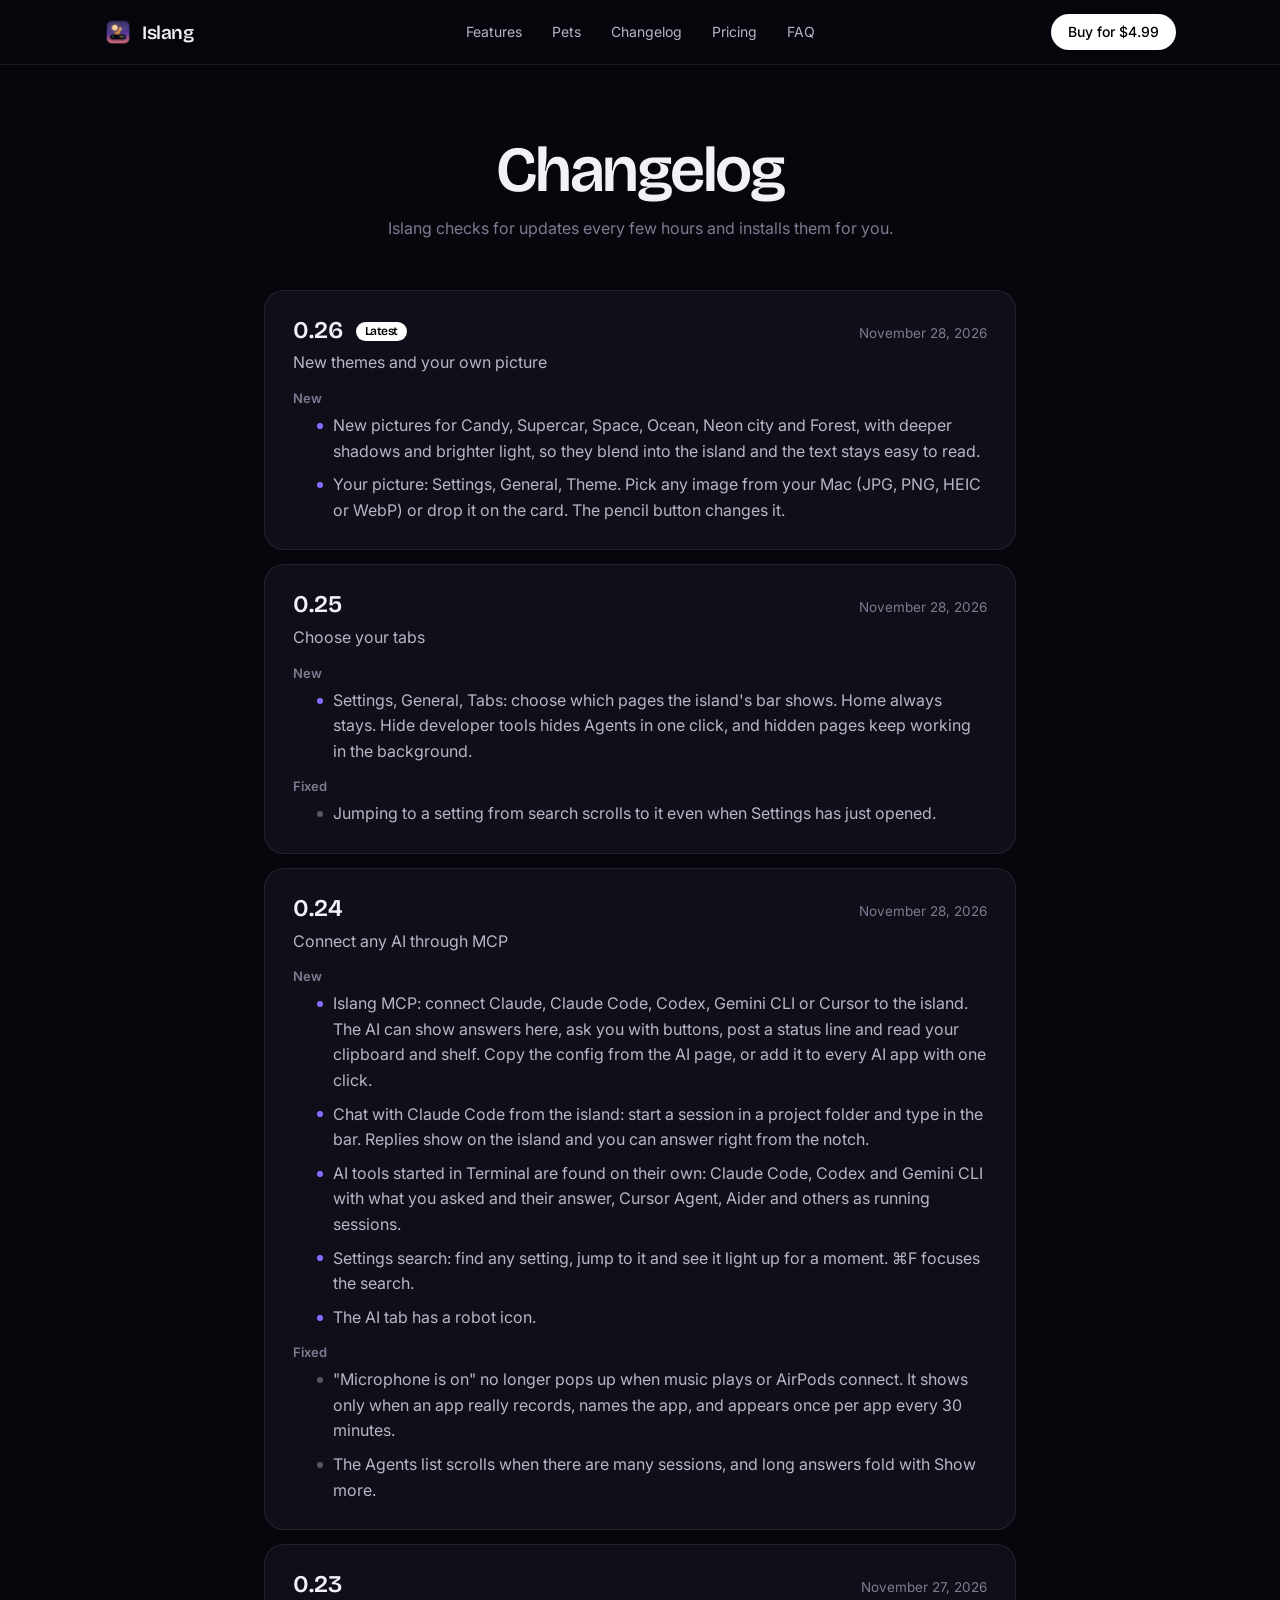
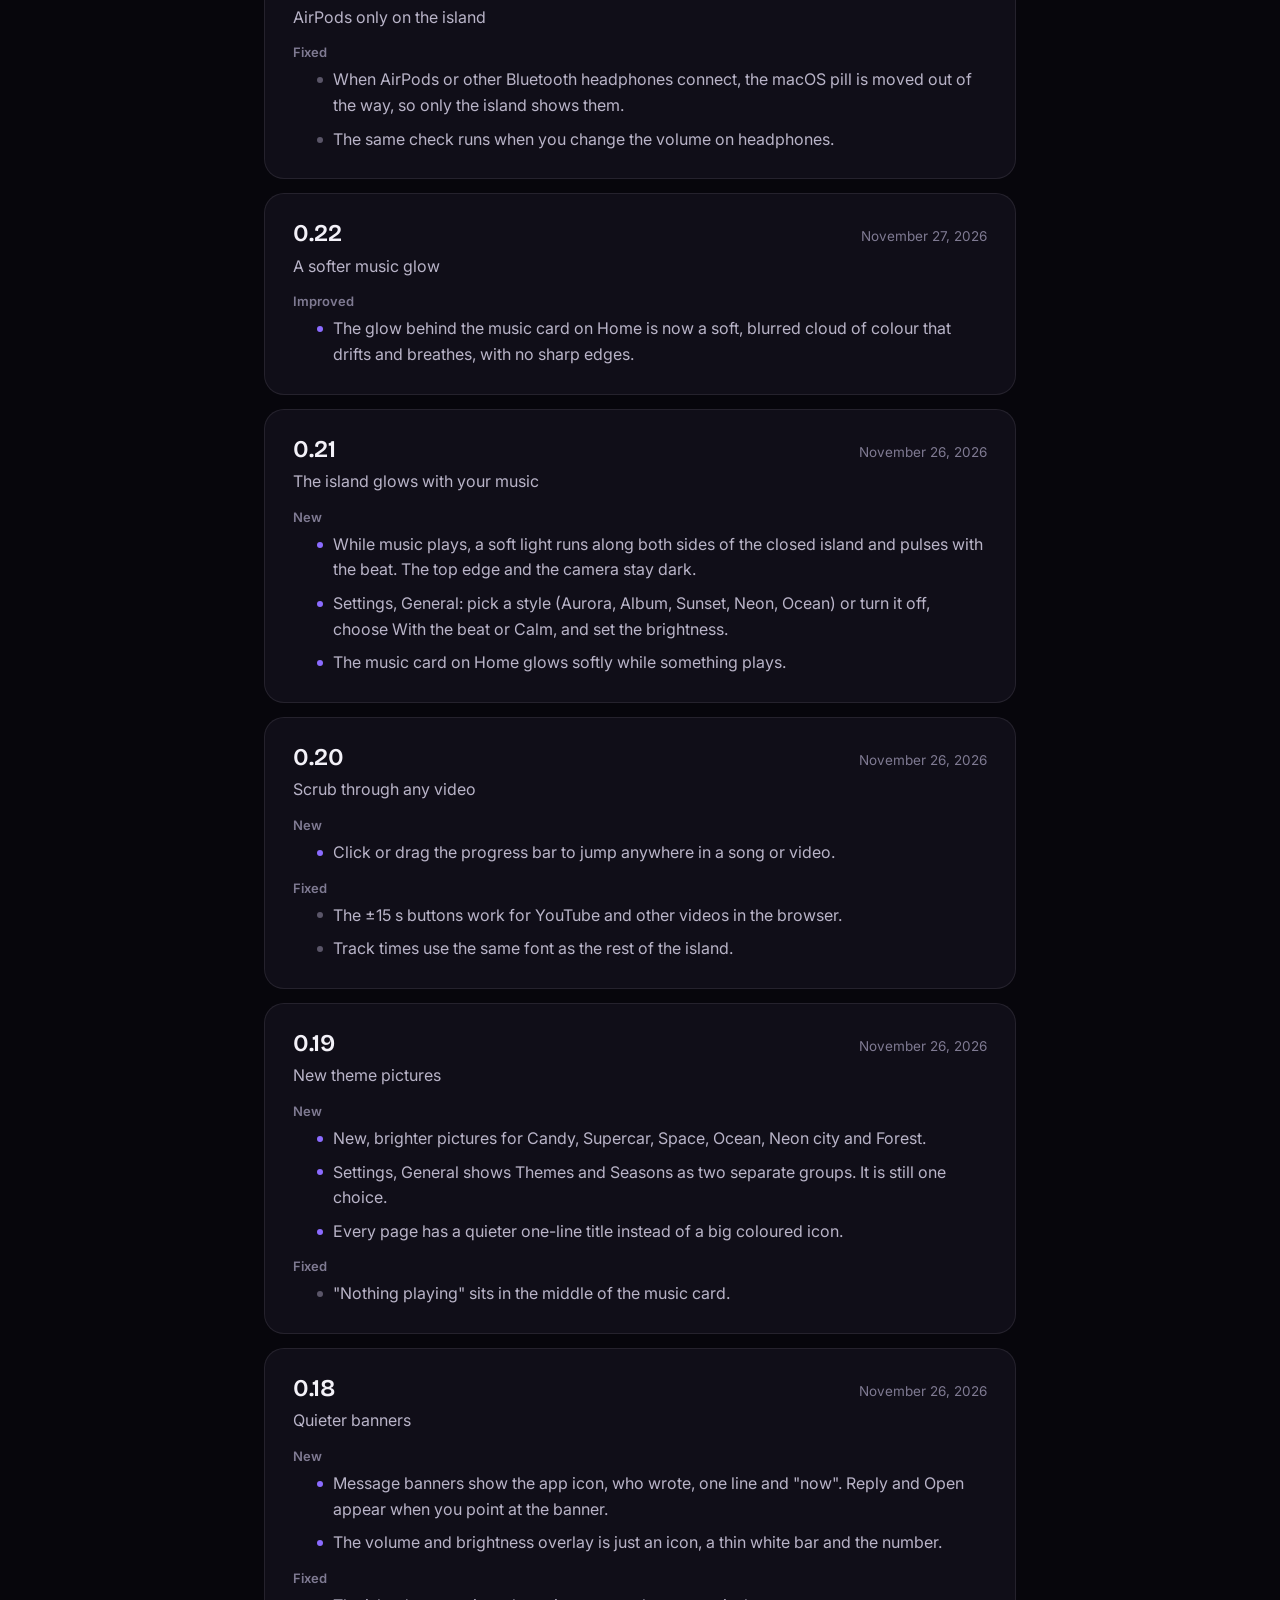
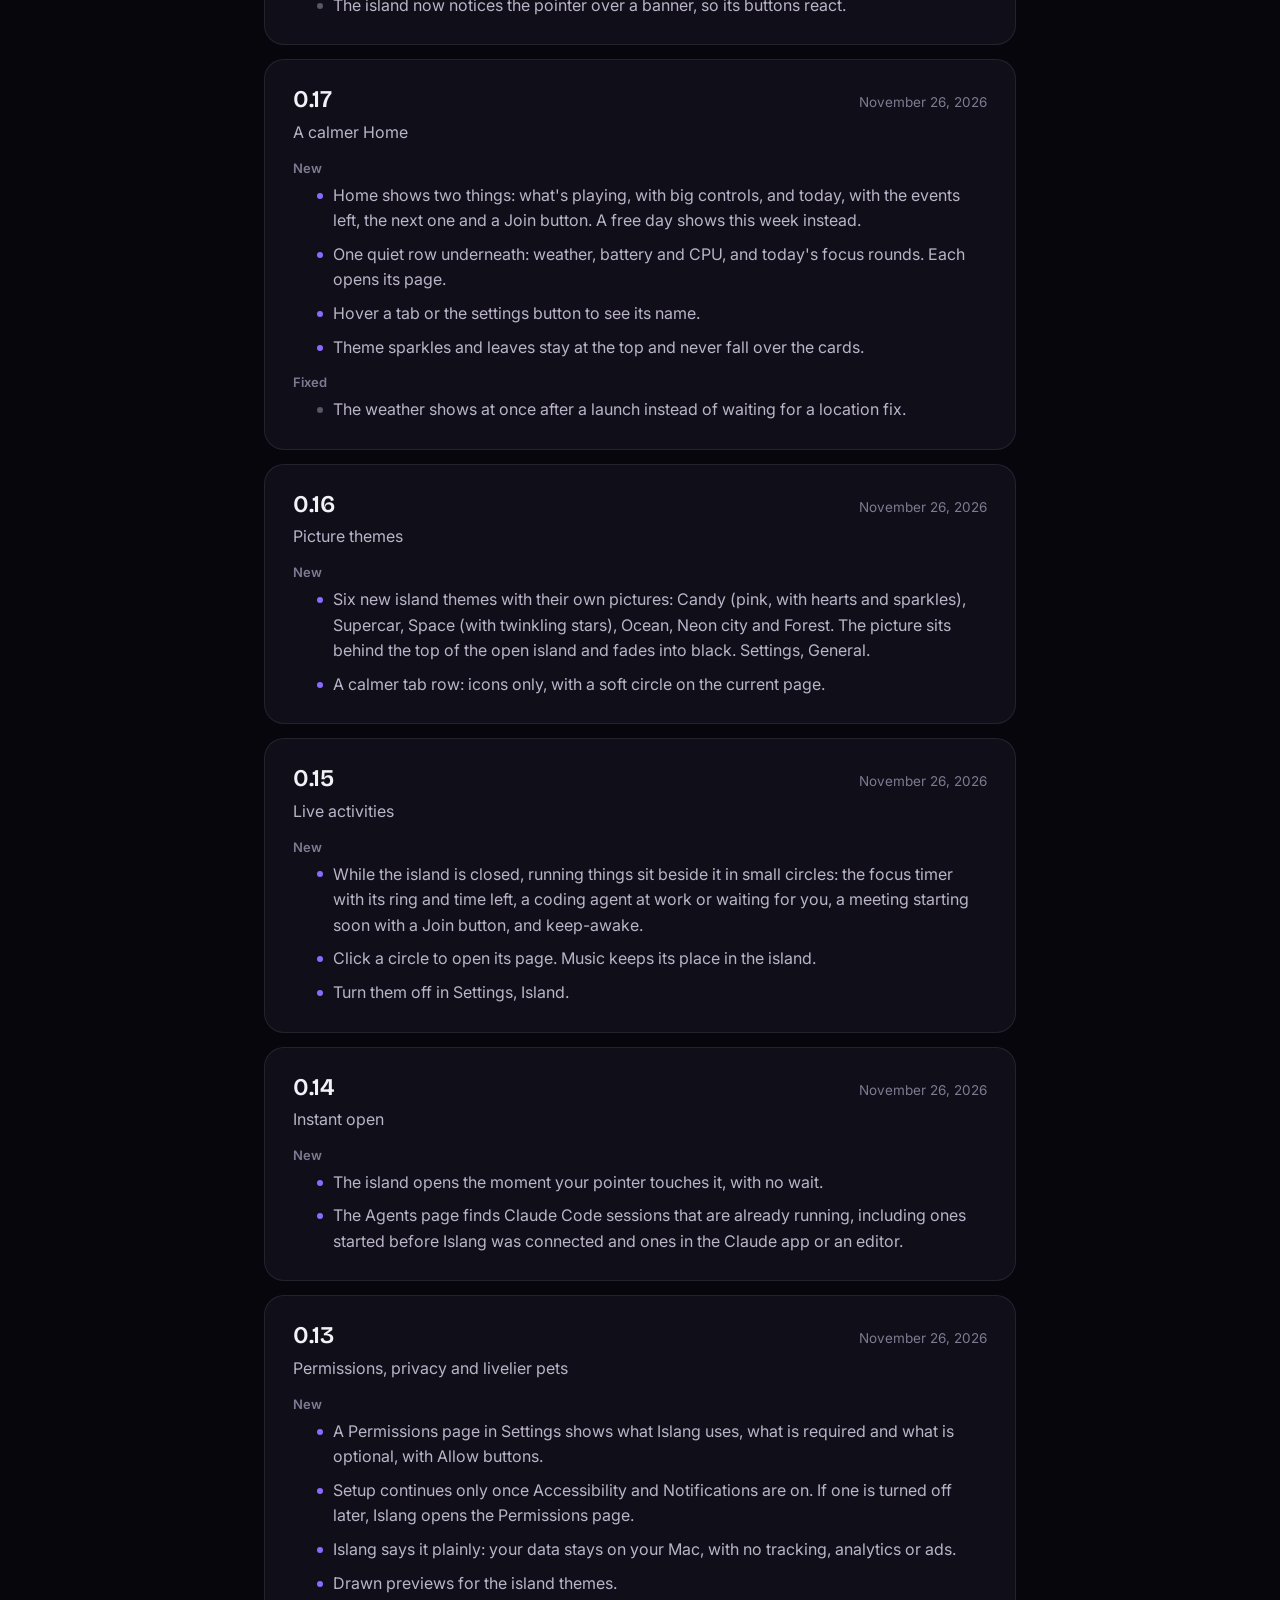
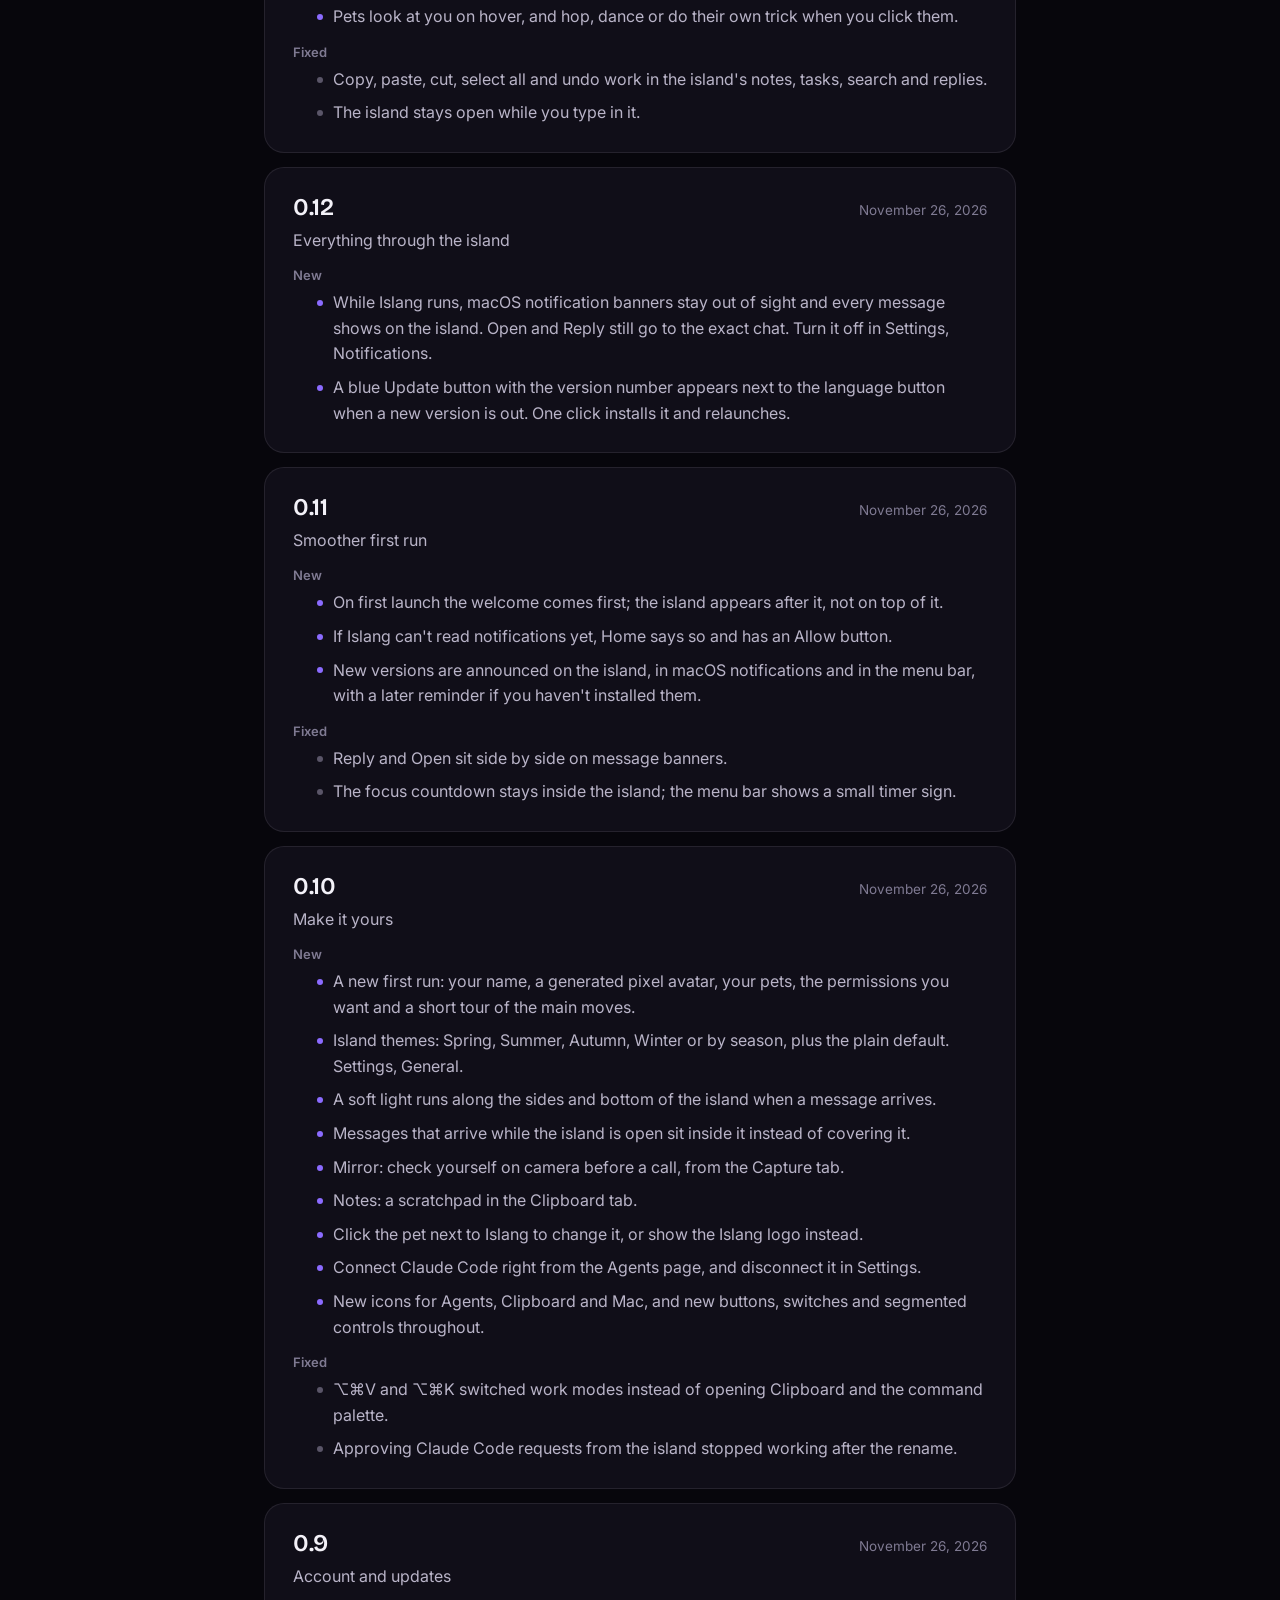
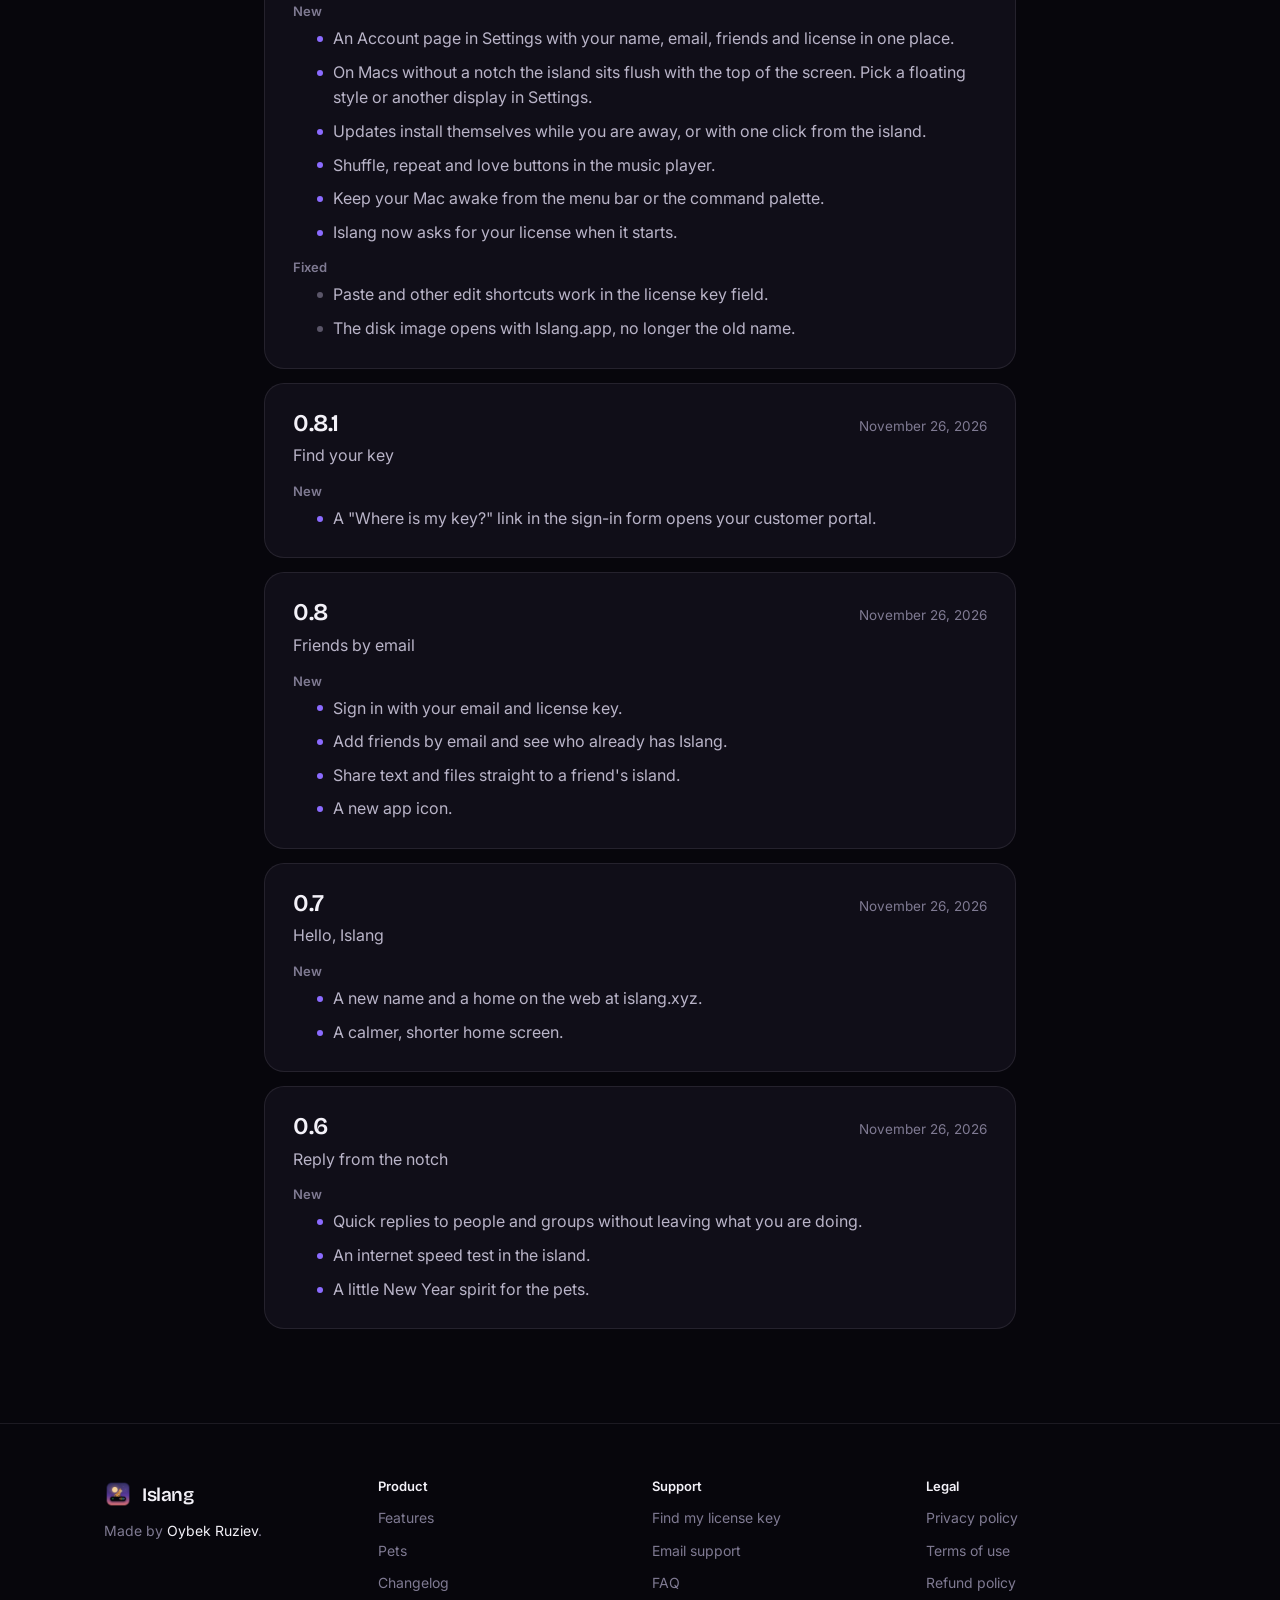
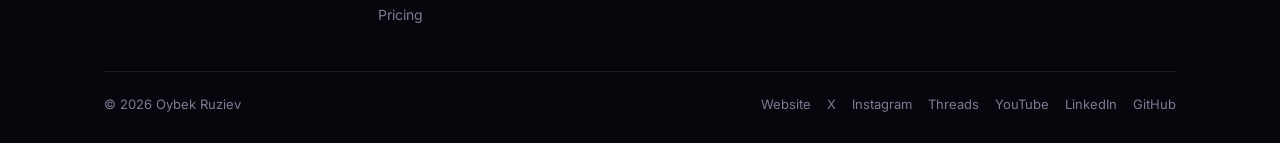
<file: changelog/index.html>
<!doctype html>
<html lang="en">
<head>
<meta charset="utf-8">
<meta name="viewport" content="width=device-width, initial-scale=1">
<title>Changelog — Islang</title>
<meta name="description" content="Every Islang release and what changed in it.">
<link rel="canonical" href="https://islang.xyz/changelog/">
<meta name="theme-color" content="#07060c">
<meta name="color-scheme" content="dark">
<link rel="icon" type="image/png" href="/icon.png">
<link rel="apple-touch-icon" href="/icon.png">
<meta property="og:type" content="website"><meta property="og:site_name" content="Islang">
<meta property="og:url" content="https://islang.xyz/changelog/"><meta property="og:title" content="Changelog — Islang">
<meta property="og:description" content="Every Islang release and what changed in it."><meta property="og:image" content="https://islang.xyz/img/og.jpg">
<meta name="twitter:card" content="summary_large_image"><meta name="twitter:image" content="https://islang.xyz/img/og.jpg">
<link rel="preconnect" href="https://fonts.googleapis.com">
<link rel="preconnect" href="https://fonts.gstatic.com" crossorigin>
<link href="https://fonts.googleapis.com/css2?family=Bricolage+Grotesque:opsz,wght@12..96,500;12..96,600&family=Inter:wght@400;500;600&display=swap" rel="stylesheet">
<link rel="stylesheet" href="/assets/site.css?v=1795695202">
</head>
<body>
<a class="skip" href="#main">Skip to content</a>
<header class="nav">
  <div class="wrap">
    <a class="brand" href="/"><img src="/icon.png" alt="" width="28" height="28">Islang</a>
    <nav class="links" aria-label="Main">
      <a href="/#features">Features</a>
      <a href="/#pets">Pets</a>
      <a href="/changelog/">Changelog</a>
      <a href="/#pricing">Pricing</a>
      <a href="/#faq">FAQ</a>
    </nav>
    <a class="btn primary sm" href="https://buy.polar.sh/polar_cl_jzejOnnoJKnUOzVvu8drq5IjTSCk9HWBKVAUm0XifPE">Buy for $4.99</a>
  </div>
</header>
<main id="main">
<article class="doc" style="max-width:800px"><h1>Changelog</h1><p class="meta">Islang checks for updates every few hours and installs them for you.</p><div class="log"><article class="ver" id="v0.26"><header><h3>0.26 <span class=tag>Latest</span></h3><time datetime="2026-11-28">November 28, 2026</time></header><p class="sum">New themes and your own picture</p><h4>New</h4><ul><li>New pictures for Candy, Supercar, Space, Ocean, Neon city and Forest, with deeper shadows and brighter light, so they blend into the island and the text stays easy to read.</li><li>Your picture: Settings, General, Theme. Pick any image from your Mac (JPG, PNG, HEIC or WebP) or drop it on the card. The pencil button changes it.</li></ul></article><article class="ver" id="v0.25"><header><h3>0.25</h3><time datetime="2026-11-28">November 28, 2026</time></header><p class="sum">Choose your tabs</p><h4>New</h4><ul><li>Settings, General, Tabs: choose which pages the island's bar shows. Home always stays. Hide developer tools hides Agents in one click, and hidden pages keep working in the background.</li></ul><h4>Fixed</h4><ul><li class="fix">Jumping to a setting from search scrolls to it even when Settings has just opened.</li></ul></article><article class="ver" id="v0.24"><header><h3>0.24</h3><time datetime="2026-11-28">November 28, 2026</time></header><p class="sum">Connect any AI through MCP</p><h4>New</h4><ul><li>Islang MCP: connect Claude, Claude Code, Codex, Gemini CLI or Cursor to the island. The AI can show answers here, ask you with buttons, post a status line and read your clipboard and shelf. Copy the config from the AI page, or add it to every AI app with one click.</li><li>Chat with Claude Code from the island: start a session in a project folder and type in the bar. Replies show on the island and you can answer right from the notch.</li><li>AI tools started in Terminal are found on their own: Claude Code, Codex and Gemini CLI with what you asked and their answer, Cursor Agent, Aider and others as running sessions.</li><li>Settings search: find any setting, jump to it and see it light up for a moment. ⌘F focuses the search.</li><li>The AI tab has a robot icon.</li></ul><h4>Fixed</h4><ul><li class="fix">"Microphone is on" no longer pops up when music plays or AirPods connect. It shows only when an app really records, names the app, and appears once per app every 30 minutes.</li><li class="fix">The Agents list scrolls when there are many sessions, and long answers fold with Show more.</li></ul></article><article class="ver" id="v0.23"><header><h3>0.23</h3><time datetime="2026-11-27">November 27, 2026</time></header><p class="sum">AirPods only on the island</p><h4>Fixed</h4><ul><li class="fix">When AirPods or other Bluetooth headphones connect, the macOS pill is moved out of the way, so only the island shows them.</li><li class="fix">The same check runs when you change the volume on headphones.</li></ul></article><article class="ver" id="v0.22"><header><h3>0.22</h3><time datetime="2026-11-27">November 27, 2026</time></header><p class="sum">A softer music glow</p><h4>Improved</h4><ul><li>The glow behind the music card on Home is now a soft, blurred cloud of colour that drifts and breathes, with no sharp edges.</li></ul></article><article class="ver" id="v0.21"><header><h3>0.21</h3><time datetime="2026-11-26">November 26, 2026</time></header><p class="sum">The island glows with your music</p><h4>New</h4><ul><li>While music plays, a soft light runs along both sides of the closed island and pulses with the beat. The top edge and the camera stay dark.</li><li>Settings, General: pick a style (Aurora, Album, Sunset, Neon, Ocean) or turn it off, choose With the beat or Calm, and set the brightness.</li><li>The music card on Home glows softly while something plays.</li></ul></article><article class="ver" id="v0.20"><header><h3>0.20</h3><time datetime="2026-11-26">November 26, 2026</time></header><p class="sum">Scrub through any video</p><h4>New</h4><ul><li>Click or drag the progress bar to jump anywhere in a song or video.</li></ul><h4>Fixed</h4><ul><li class="fix">The ±15 s buttons work for YouTube and other videos in the browser.</li><li class="fix">Track times use the same font as the rest of the island.</li></ul></article><article class="ver" id="v0.19"><header><h3>0.19</h3><time datetime="2026-11-26">November 26, 2026</time></header><p class="sum">New theme pictures</p><h4>New</h4><ul><li>New, brighter pictures for Candy, Supercar, Space, Ocean, Neon city and Forest.</li><li>Settings, General shows Themes and Seasons as two separate groups. It is still one choice.</li><li>Every page has a quieter one-line title instead of a big coloured icon.</li></ul><h4>Fixed</h4><ul><li class="fix">"Nothing playing" sits in the middle of the music card.</li></ul></article><article class="ver" id="v0.18"><header><h3>0.18</h3><time datetime="2026-11-26">November 26, 2026</time></header><p class="sum">Quieter banners</p><h4>New</h4><ul><li>Message banners show the app icon, who wrote, one line and "now". Reply and Open appear when you point at the banner.</li><li>The volume and brightness overlay is just an icon, a thin white bar and the number.</li></ul><h4>Fixed</h4><ul><li class="fix">The island now notices the pointer over a banner, so its buttons react.</li></ul></article><article class="ver" id="v0.17"><header><h3>0.17</h3><time datetime="2026-11-26">November 26, 2026</time></header><p class="sum">A calmer Home</p><h4>New</h4><ul><li>Home shows two things: what's playing, with big controls, and today, with the events left, the next one and a Join button. A free day shows this week instead.</li><li>One quiet row underneath: weather, battery and CPU, and today's focus rounds. Each opens its page.</li><li>Hover a tab or the settings button to see its name.</li><li>Theme sparkles and leaves stay at the top and never fall over the cards.</li></ul><h4>Fixed</h4><ul><li class="fix">The weather shows at once after a launch instead of waiting for a location fix.</li></ul></article><article class="ver" id="v0.16"><header><h3>0.16</h3><time datetime="2026-11-26">November 26, 2026</time></header><p class="sum">Picture themes</p><h4>New</h4><ul><li>Six new island themes with their own pictures: Candy (pink, with hearts and sparkles), Supercar, Space (with twinkling stars), Ocean, Neon city and Forest. The picture sits behind the top of the open island and fades into black. Settings, General.</li><li>A calmer tab row: icons only, with a soft circle on the current page.</li></ul></article><article class="ver" id="v0.15"><header><h3>0.15</h3><time datetime="2026-11-26">November 26, 2026</time></header><p class="sum">Live activities</p><h4>New</h4><ul><li>While the island is closed, running things sit beside it in small circles: the focus timer with its ring and time left, a coding agent at work or waiting for you, a meeting starting soon with a Join button, and keep-awake.</li><li>Click a circle to open its page. Music keeps its place in the island.</li><li>Turn them off in Settings, Island.</li></ul></article><article class="ver" id="v0.14"><header><h3>0.14</h3><time datetime="2026-11-26">November 26, 2026</time></header><p class="sum">Instant open</p><h4>New</h4><ul><li>The island opens the moment your pointer touches it, with no wait.</li><li>The Agents page finds Claude Code sessions that are already running, including ones started before Islang was connected and ones in the Claude app or an editor.</li></ul></article><article class="ver" id="v0.13"><header><h3>0.13</h3><time datetime="2026-11-26">November 26, 2026</time></header><p class="sum">Permissions, privacy and livelier pets</p><h4>New</h4><ul><li>A Permissions page in Settings shows what Islang uses, what is required and what is optional, with Allow buttons.</li><li>Setup continues only once Accessibility and Notifications are on. If one is turned off later, Islang opens the Permissions page.</li><li>Islang says it plainly: your data stays on your Mac, with no tracking, analytics or ads.</li><li>Drawn previews for the island themes.</li><li>Pets look at you on hover, and hop, dance or do their own trick when you click them.</li></ul><h4>Fixed</h4><ul><li class="fix">Copy, paste, cut, select all and undo work in the island's notes, tasks, search and replies.</li><li class="fix">The island stays open while you type in it.</li></ul></article><article class="ver" id="v0.12"><header><h3>0.12</h3><time datetime="2026-11-26">November 26, 2026</time></header><p class="sum">Everything through the island</p><h4>New</h4><ul><li>While Islang runs, macOS notification banners stay out of sight and every message shows on the island. Open and Reply still go to the exact chat. Turn it off in Settings, Notifications.</li><li>A blue Update button with the version number appears next to the language button when a new version is out. One click installs it and relaunches.</li></ul></article><article class="ver" id="v0.11"><header><h3>0.11</h3><time datetime="2026-11-26">November 26, 2026</time></header><p class="sum">Smoother first run</p><h4>New</h4><ul><li>On first launch the welcome comes first; the island appears after it, not on top of it.</li><li>If Islang can't read notifications yet, Home says so and has an Allow button.</li><li>New versions are announced on the island, in macOS notifications and in the menu bar, with a later reminder if you haven't installed them.</li></ul><h4>Fixed</h4><ul><li class="fix">Reply and Open sit side by side on message banners.</li><li class="fix">The focus countdown stays inside the island; the menu bar shows a small timer sign.</li></ul></article><article class="ver" id="v0.10"><header><h3>0.10</h3><time datetime="2026-11-26">November 26, 2026</time></header><p class="sum">Make it yours</p><h4>New</h4><ul><li>A new first run: your name, a generated pixel avatar, your pets, the permissions you want and a short tour of the main moves.</li><li>Island themes: Spring, Summer, Autumn, Winter or by season, plus the plain default. Settings, General.</li><li>A soft light runs along the sides and bottom of the island when a message arrives.</li><li>Messages that arrive while the island is open sit inside it instead of covering it.</li><li>Mirror: check yourself on camera before a call, from the Capture tab.</li><li>Notes: a scratchpad in the Clipboard tab.</li><li>Click the pet next to Islang to change it, or show the Islang logo instead.</li><li>Connect Claude Code right from the Agents page, and disconnect it in Settings.</li><li>New icons for Agents, Clipboard and Mac, and new buttons, switches and segmented controls throughout.</li></ul><h4>Fixed</h4><ul><li class="fix">⌥⌘V and ⌥⌘K switched work modes instead of opening Clipboard and the command palette.</li><li class="fix">Approving Claude Code requests from the island stopped working after the rename.</li></ul></article><article class="ver" id="v0.9"><header><h3>0.9</h3><time datetime="2026-11-26">November 26, 2026</time></header><p class="sum">Account and updates</p><h4>New</h4><ul><li>An Account page in Settings with your name, email, friends and license in one place.</li><li>On Macs without a notch the island sits flush with the top of the screen. Pick a floating style or another display in Settings.</li><li>Updates install themselves while you are away, or with one click from the island.</li><li>Shuffle, repeat and love buttons in the music player.</li><li>Keep your Mac awake from the menu bar or the command palette.</li><li>Islang now asks for your license when it starts.</li></ul><h4>Fixed</h4><ul><li class="fix">Paste and other edit shortcuts work in the license key field.</li><li class="fix">The disk image opens with Islang.app, no longer the old name.</li></ul></article><article class="ver" id="v0.8.1"><header><h3>0.8.1</h3><time datetime="2026-11-26">November 26, 2026</time></header><p class="sum">Find your key</p><h4>New</h4><ul><li>A "Where is my key?" link in the sign-in form opens your customer portal.</li></ul></article><article class="ver" id="v0.8"><header><h3>0.8</h3><time datetime="2026-11-26">November 26, 2026</time></header><p class="sum">Friends by email</p><h4>New</h4><ul><li>Sign in with your email and license key.</li><li>Add friends by email and see who already has Islang.</li><li>Share text and files straight to a friend's island.</li><li>A new app icon.</li></ul></article><article class="ver" id="v0.7"><header><h3>0.7</h3><time datetime="2026-11-26">November 26, 2026</time></header><p class="sum">Hello, Islang</p><h4>New</h4><ul><li>A new name and a home on the web at islang.xyz.</li><li>A calmer, shorter home screen.</li></ul></article><article class="ver" id="v0.6"><header><h3>0.6</h3><time datetime="2026-11-26">November 26, 2026</time></header><p class="sum">Reply from the notch</p><h4>New</h4><ul><li>Quick replies to people and groups without leaving what you are doing.</li><li>An internet speed test in the island.</li><li>A little New Year spirit for the pets.</li></ul></article></div></article>
</main>
<footer>
  <div class="wrap">
    <div><a class="brand" href="/"><img src="/icon.png" alt="" width="28" height="28">Islang</a><p class="muted" style="font-size:14px;margin-top:12px">Made by <a href="https://aidancreates.space" style="color:var(--text)">Oybek Ruziev</a>.</p></div>
    <div><h5>Product</h5><ul><li><a href="/#features">Features</a></li><li><a href="/#pets">Pets</a></li><li><a href="/changelog/">Changelog</a></li><li><a href="/#pricing">Pricing</a></li></ul></div>
    <div><h5>Support</h5><ul><li><a href="https://polar.sh/ruziev/portal">Find my license key</a></li><li><a href="mailto:r.oybek2001@gmail.com">Email support</a></li><li><a href="/#faq">FAQ</a></li></ul></div>
    <div><h5>Legal</h5><ul><li><a href="/privacy/">Privacy policy</a></li><li><a href="/terms/">Terms of use</a></li><li><a href="/refunds/">Refund policy</a></li></ul></div>
    <div class="base"><span>© 2026 Oybek Ruziev</span><span class="soc">
        <a href="https://aidancreates.space" aria-label="Website">Website</a>
        <a href="https://x.com/aidan_creates" aria-label="X">X</a>
        <a href="https://instagram.com/ruziev_oybek_" aria-label="Instagram">Instagram</a>
        <a href="https://threads.com/@ruziev_oybek_" aria-label="Threads">Threads</a>
        <a href="https://youtube.com/@aidancreatesspace" aria-label="YouTube">YouTube</a>
        <a href="https://linkedin.com/in/oybekruziev" aria-label="LinkedIn">LinkedIn</a>
        <a href="https://github.com/oybekruziev" aria-label="GitHub">GitHub</a>
      </span></div>
  </div>
</footer>
<script src="/assets/t.js" defer></script>
</body>
</html>
</file>
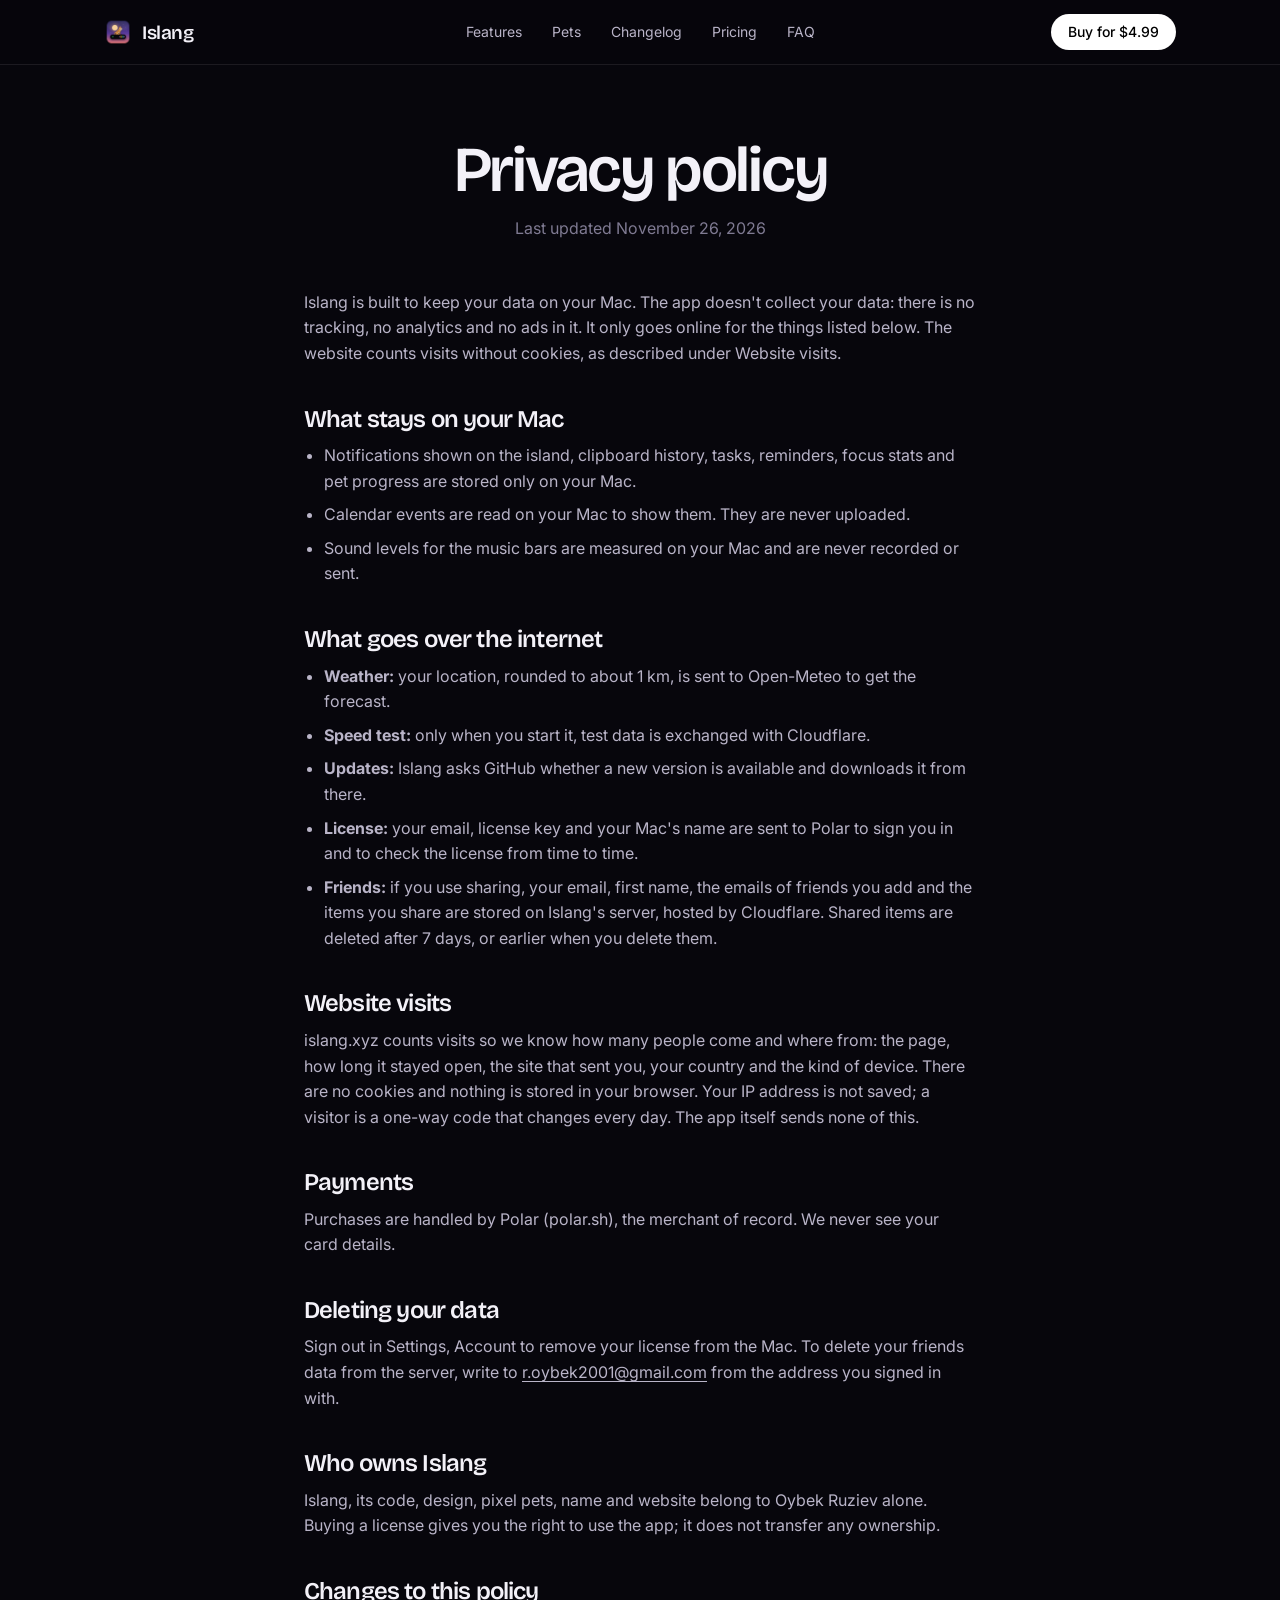
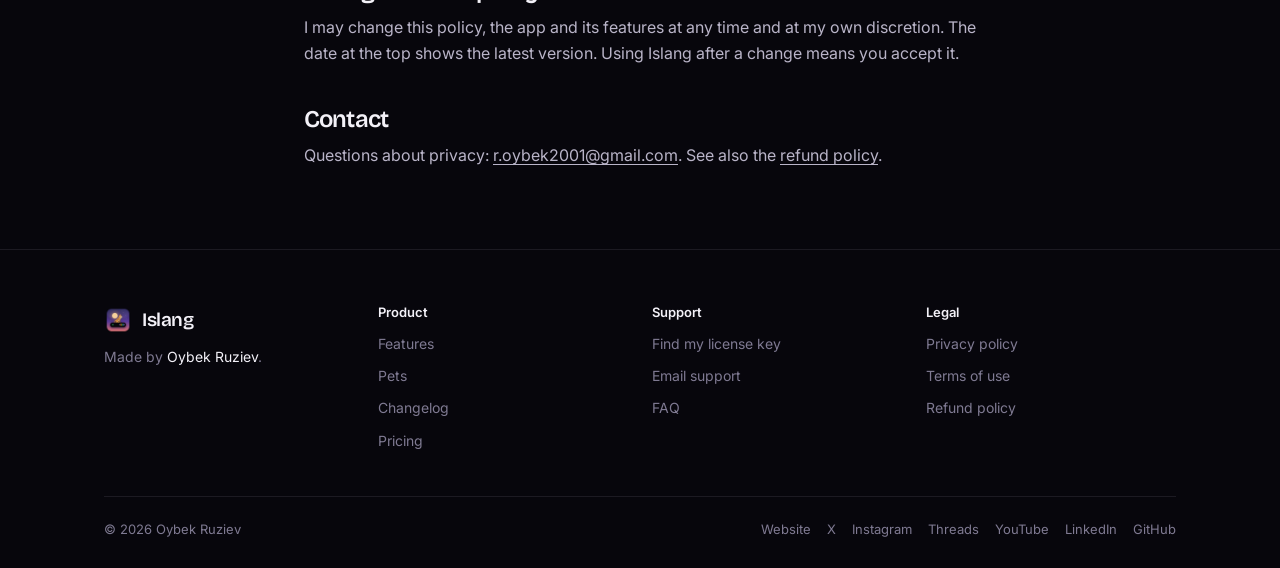
<file: privacy/index.html>
<!doctype html>
<html lang="en">
<head>
<meta charset="utf-8">
<meta name="viewport" content="width=device-width, initial-scale=1">
<title>Privacy policy — Islang</title>
<meta name="description" content="How Islang handles your data: what stays on your Mac, what goes over the internet and who processes payments.">
<link rel="canonical" href="https://islang.xyz/privacy/">
<meta name="theme-color" content="#07060c">
<meta name="color-scheme" content="dark">
<link rel="icon" type="image/png" href="/icon.png">
<link rel="apple-touch-icon" href="/icon.png">
<meta property="og:type" content="website"><meta property="og:site_name" content="Islang">
<meta property="og:url" content="https://islang.xyz/privacy/"><meta property="og:title" content="Privacy policy — Islang">
<meta property="og:description" content="How Islang handles your data: what stays on your Mac, what goes over the internet and who processes payments."><meta property="og:image" content="https://islang.xyz/img/og.jpg">
<meta name="twitter:card" content="summary_large_image"><meta name="twitter:image" content="https://islang.xyz/img/og.jpg">
<link rel="preconnect" href="https://fonts.googleapis.com">
<link rel="preconnect" href="https://fonts.gstatic.com" crossorigin>
<link href="https://fonts.googleapis.com/css2?family=Bricolage+Grotesque:opsz,wght@12..96,500;12..96,600&family=Inter:wght@400;500;600&display=swap" rel="stylesheet">
<link rel="stylesheet" href="/assets/site.css?v=1795695202">
</head>
<body>
<a class="skip" href="#main">Skip to content</a>
<header class="nav">
  <div class="wrap">
    <a class="brand" href="/"><img src="/icon.png" alt="" width="28" height="28">Islang</a>
    <nav class="links" aria-label="Main">
      <a href="/#features">Features</a>
      <a href="/#pets">Pets</a>
      <a href="/changelog/">Changelog</a>
      <a href="/#pricing">Pricing</a>
      <a href="/#faq">FAQ</a>
    </nav>
    <a class="btn primary sm" href="https://buy.polar.sh/polar_cl_jzejOnnoJKnUOzVvu8drq5IjTSCk9HWBKVAUm0XifPE">Buy for $4.99</a>
  </div>
</header>
<main id="main">
<article class="doc">
<h1>Privacy policy</h1>
<p class="meta">Last updated November 26, 2026</p>
<p>Islang is built to keep your data on your Mac. The app doesn't collect your data: there is no tracking, no analytics and no ads in it. It only goes online for the things listed below. The website counts visits without cookies, as described under Website visits.</p>
<h2>What stays on your Mac</h2>
<ul>
<li>Notifications shown on the island, clipboard history, tasks, reminders, focus stats and pet progress are stored only on your Mac.</li>
<li>Calendar events are read on your Mac to show them. They are never uploaded.</li>
<li>Sound levels for the music bars are measured on your Mac and are never recorded or sent.</li>
</ul>
<h2>What goes over the internet</h2>
<ul>
<li><b>Weather:</b> your location, rounded to about 1 km, is sent to Open-Meteo to get the forecast.</li>
<li><b>Speed test:</b> only when you start it, test data is exchanged with Cloudflare.</li>
<li><b>Updates:</b> Islang asks GitHub whether a new version is available and downloads it from there.</li>
<li><b>License:</b> your email, license key and your Mac's name are sent to Polar to sign you in and to check the license from time to time.</li>
<li><b>Friends:</b> if you use sharing, your email, first name, the emails of friends you add and the items you share are stored on Islang's server, hosted by Cloudflare. Shared items are deleted after 7 days, or earlier when you delete them.</li>
</ul>
<h2>Website visits</h2><p>islang.xyz counts visits so we know how many people come and where from: the page, how long it stayed open, the site that sent you, your country and the kind of device. There are no cookies and nothing is stored in your browser. Your IP address is not saved; a visitor is a one-way code that changes every day. The app itself sends none of this.</p>
<h2>Payments</h2>
<p>Purchases are handled by Polar (polar.sh), the merchant of record. We never see your card details.</p>
<h2>Deleting your data</h2>
<p>Sign out in Settings, Account to remove your license from the Mac. To delete your friends data from the server, write to <a href="mailto:r.oybek2001@gmail.com">r.oybek2001@gmail.com</a> from the address you signed in with.</p>
<h2>Who owns Islang</h2>
<p>Islang, its code, design, pixel pets, name and website belong to Oybek Ruziev alone. Buying a license gives you the right to use the app; it does not transfer any ownership.</p>
<h2>Changes to this policy</h2>
<p>I may change this policy, the app and its features at any time and at my own discretion. The date at the top shows the latest version. Using Islang after a change means you accept it.</p>
<h2>Contact</h2>
<p>Questions about privacy: <a href="mailto:r.oybek2001@gmail.com">r.oybek2001@gmail.com</a>. See also the <a href="/refunds/">refund policy</a>.</p>
</article>
</main>
<footer>
  <div class="wrap">
    <div><a class="brand" href="/"><img src="/icon.png" alt="" width="28" height="28">Islang</a><p class="muted" style="font-size:14px;margin-top:12px">Made by <a href="https://aidancreates.space" style="color:var(--text)">Oybek Ruziev</a>.</p></div>
    <div><h5>Product</h5><ul><li><a href="/#features">Features</a></li><li><a href="/#pets">Pets</a></li><li><a href="/changelog/">Changelog</a></li><li><a href="/#pricing">Pricing</a></li></ul></div>
    <div><h5>Support</h5><ul><li><a href="https://polar.sh/ruziev/portal">Find my license key</a></li><li><a href="mailto:r.oybek2001@gmail.com">Email support</a></li><li><a href="/#faq">FAQ</a></li></ul></div>
    <div><h5>Legal</h5><ul><li><a href="/privacy/">Privacy policy</a></li><li><a href="/terms/">Terms of use</a></li><li><a href="/refunds/">Refund policy</a></li></ul></div>
    <div class="base"><span>© 2026 Oybek Ruziev</span><span class="soc">
        <a href="https://aidancreates.space" aria-label="Website">Website</a>
        <a href="https://x.com/aidan_creates" aria-label="X">X</a>
        <a href="https://instagram.com/ruziev_oybek_" aria-label="Instagram">Instagram</a>
        <a href="https://threads.com/@ruziev_oybek_" aria-label="Threads">Threads</a>
        <a href="https://youtube.com/@aidancreatesspace" aria-label="YouTube">YouTube</a>
        <a href="https://linkedin.com/in/oybekruziev" aria-label="LinkedIn">LinkedIn</a>
        <a href="https://github.com/oybekruziev" aria-label="GitHub">GitHub</a>
      </span></div>
  </div>
</footer>
<script src="/assets/t.js" defer></script>
</body>
</html>
</file>
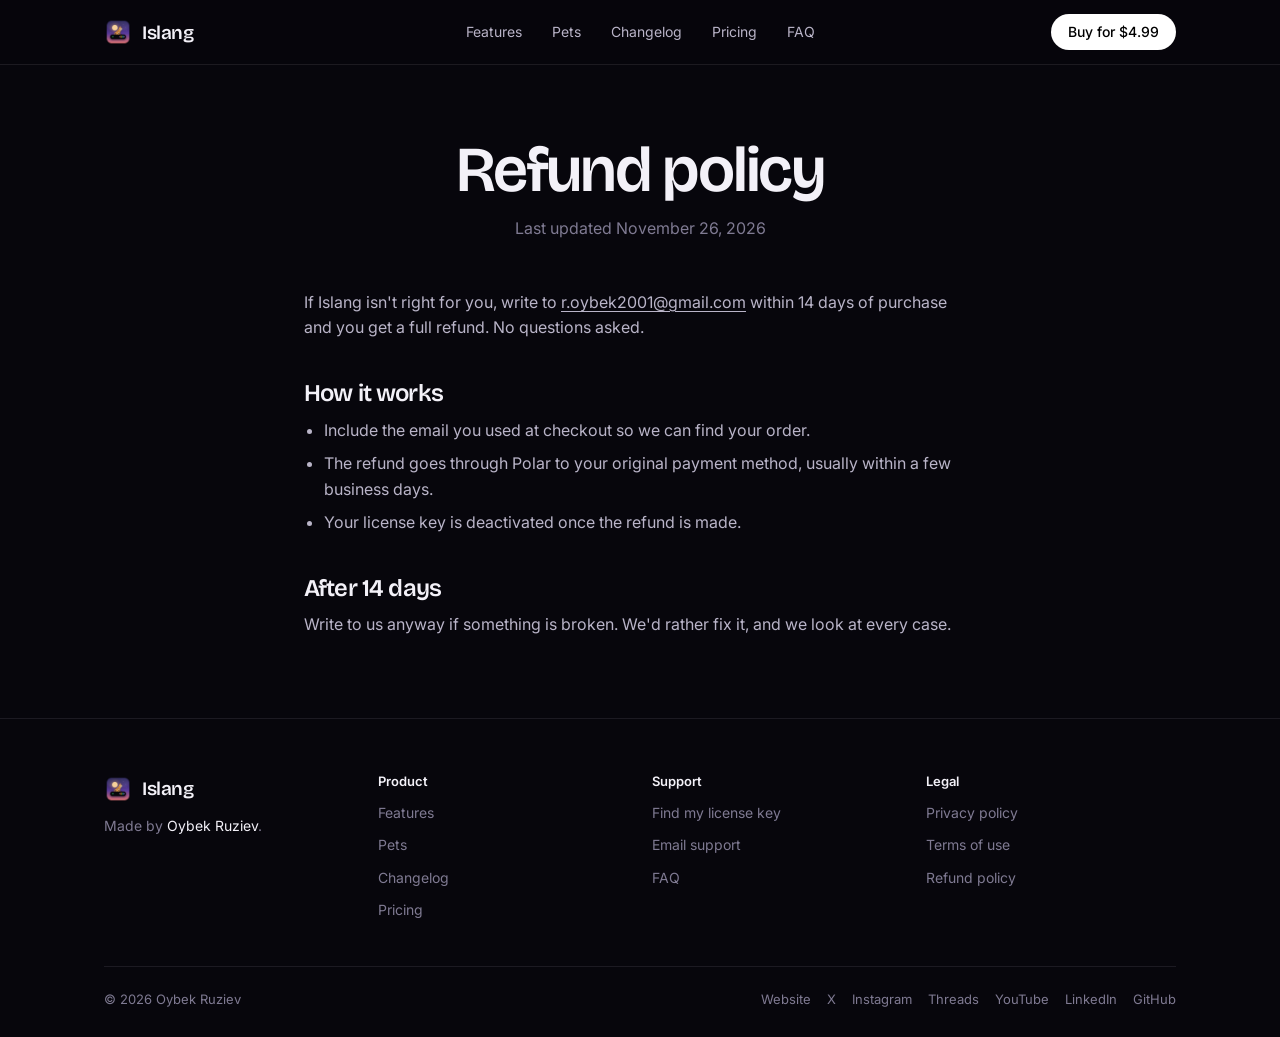
<file: refunds/index.html>
<!doctype html>
<html lang="en">
<head>
<meta charset="utf-8">
<meta name="viewport" content="width=device-width, initial-scale=1">
<title>Refund policy — Islang</title>
<meta name="description" content="Islang comes with a 14-day full refund, no questions asked.">
<link rel="canonical" href="https://islang.xyz/refunds/">
<meta name="theme-color" content="#07060c">
<meta name="color-scheme" content="dark">
<link rel="icon" type="image/png" href="/icon.png">
<link rel="apple-touch-icon" href="/icon.png">
<meta property="og:type" content="website"><meta property="og:site_name" content="Islang">
<meta property="og:url" content="https://islang.xyz/refunds/"><meta property="og:title" content="Refund policy — Islang">
<meta property="og:description" content="Islang comes with a 14-day full refund, no questions asked."><meta property="og:image" content="https://islang.xyz/img/og.jpg">
<meta name="twitter:card" content="summary_large_image"><meta name="twitter:image" content="https://islang.xyz/img/og.jpg">
<link rel="preconnect" href="https://fonts.googleapis.com">
<link rel="preconnect" href="https://fonts.gstatic.com" crossorigin>
<link href="https://fonts.googleapis.com/css2?family=Bricolage+Grotesque:opsz,wght@12..96,500;12..96,600&family=Inter:wght@400;500;600&display=swap" rel="stylesheet">
<link rel="stylesheet" href="/assets/site.css?v=1795695202">
</head>
<body>
<a class="skip" href="#main">Skip to content</a>
<header class="nav">
  <div class="wrap">
    <a class="brand" href="/"><img src="/icon.png" alt="" width="28" height="28">Islang</a>
    <nav class="links" aria-label="Main">
      <a href="/#features">Features</a>
      <a href="/#pets">Pets</a>
      <a href="/changelog/">Changelog</a>
      <a href="/#pricing">Pricing</a>
      <a href="/#faq">FAQ</a>
    </nav>
    <a class="btn primary sm" href="https://buy.polar.sh/polar_cl_jzejOnnoJKnUOzVvu8drq5IjTSCk9HWBKVAUm0XifPE">Buy for $4.99</a>
  </div>
</header>
<main id="main">
<article class="doc">
<h1>Refund policy</h1>
<p class="meta">Last updated November 26, 2026</p>
<p>If Islang isn't right for you, write to <a href="mailto:r.oybek2001@gmail.com">r.oybek2001@gmail.com</a> within 14 days of purchase and you get a full refund. No questions asked.</p>
<h2>How it works</h2>
<ul>
<li>Include the email you used at checkout so we can find your order.</li>
<li>The refund goes through Polar to your original payment method, usually within a few business days.</li>
<li>Your license key is deactivated once the refund is made.</li>
</ul>
<h2>After 14 days</h2>
<p>Write to us anyway if something is broken. We'd rather fix it, and we look at every case.</p>
</article>
</main>
<footer>
  <div class="wrap">
    <div><a class="brand" href="/"><img src="/icon.png" alt="" width="28" height="28">Islang</a><p class="muted" style="font-size:14px;margin-top:12px">Made by <a href="https://aidancreates.space" style="color:var(--text)">Oybek Ruziev</a>.</p></div>
    <div><h5>Product</h5><ul><li><a href="/#features">Features</a></li><li><a href="/#pets">Pets</a></li><li><a href="/changelog/">Changelog</a></li><li><a href="/#pricing">Pricing</a></li></ul></div>
    <div><h5>Support</h5><ul><li><a href="https://polar.sh/ruziev/portal">Find my license key</a></li><li><a href="mailto:r.oybek2001@gmail.com">Email support</a></li><li><a href="/#faq">FAQ</a></li></ul></div>
    <div><h5>Legal</h5><ul><li><a href="/privacy/">Privacy policy</a></li><li><a href="/terms/">Terms of use</a></li><li><a href="/refunds/">Refund policy</a></li></ul></div>
    <div class="base"><span>© 2026 Oybek Ruziev</span><span class="soc">
        <a href="https://aidancreates.space" aria-label="Website">Website</a>
        <a href="https://x.com/aidan_creates" aria-label="X">X</a>
        <a href="https://instagram.com/ruziev_oybek_" aria-label="Instagram">Instagram</a>
        <a href="https://threads.com/@ruziev_oybek_" aria-label="Threads">Threads</a>
        <a href="https://youtube.com/@aidancreatesspace" aria-label="YouTube">YouTube</a>
        <a href="https://linkedin.com/in/oybekruziev" aria-label="LinkedIn">LinkedIn</a>
        <a href="https://github.com/oybekruziev" aria-label="GitHub">GitHub</a>
      </span></div>
  </div>
</footer>
<script src="/assets/t.js" defer></script>
</body>
</html>
</file>
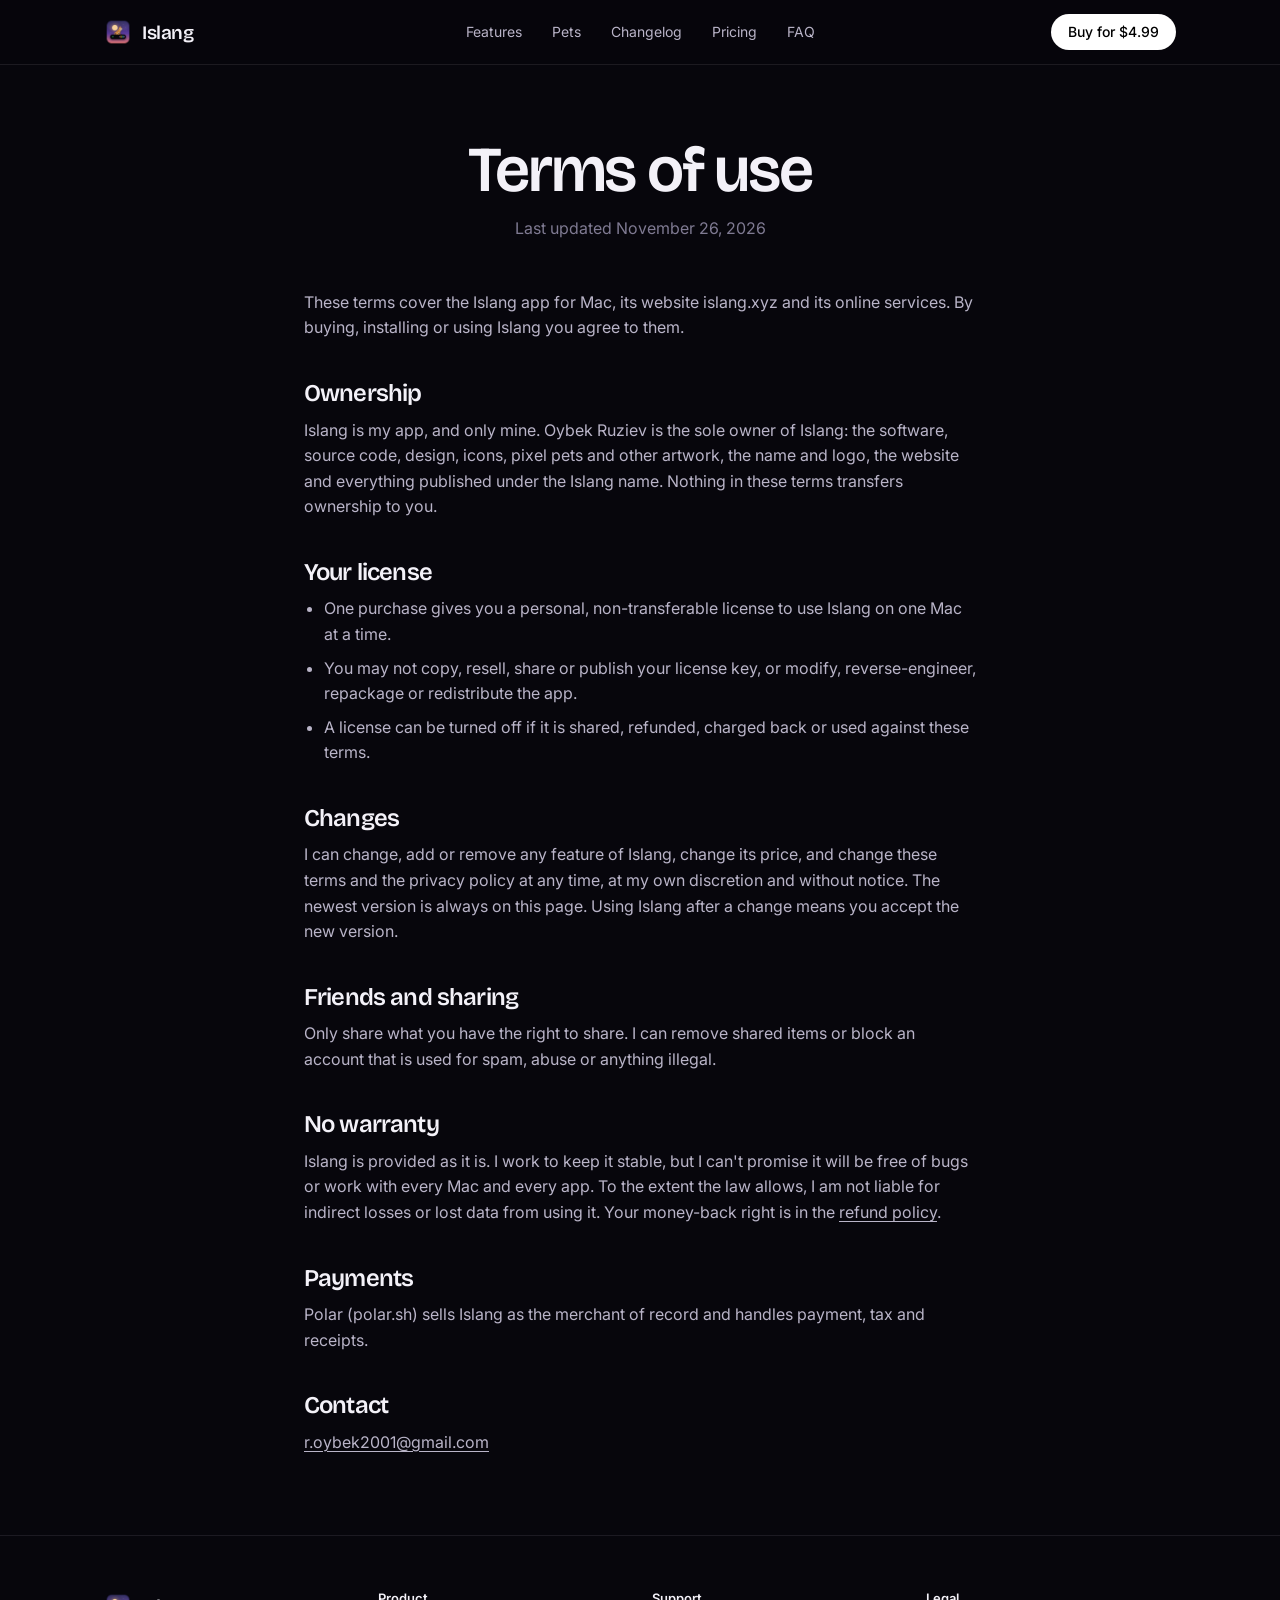
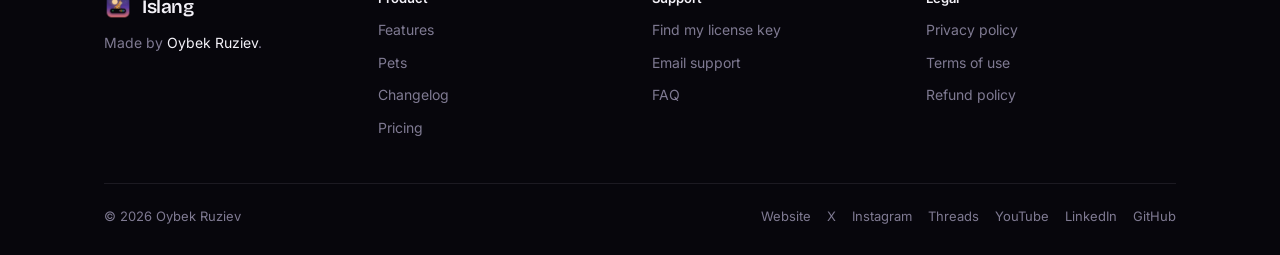
<file: terms/index.html>
<!doctype html>
<html lang="en">
<head>
<meta charset="utf-8">
<meta name="viewport" content="width=device-width, initial-scale=1">
<title>Terms of use — Islang</title>
<meta name="description" content="Terms of use for Islang: who owns it, what your license covers and how it can change.">
<link rel="canonical" href="https://islang.xyz/terms/">
<meta name="theme-color" content="#07060c">
<meta name="color-scheme" content="dark">
<link rel="icon" type="image/png" href="/icon.png">
<link rel="apple-touch-icon" href="/icon.png">
<meta property="og:type" content="website"><meta property="og:site_name" content="Islang">
<meta property="og:url" content="https://islang.xyz/terms/"><meta property="og:title" content="Terms of use — Islang">
<meta property="og:description" content="Terms of use for Islang: who owns it, what your license covers and how it can change."><meta property="og:image" content="https://islang.xyz/img/og.jpg">
<meta name="twitter:card" content="summary_large_image"><meta name="twitter:image" content="https://islang.xyz/img/og.jpg">
<link rel="preconnect" href="https://fonts.googleapis.com">
<link rel="preconnect" href="https://fonts.gstatic.com" crossorigin>
<link href="https://fonts.googleapis.com/css2?family=Bricolage+Grotesque:opsz,wght@12..96,500;12..96,600&family=Inter:wght@400;500;600&display=swap" rel="stylesheet">
<link rel="stylesheet" href="/assets/site.css?v=1795695202">
</head>
<body>
<a class="skip" href="#main">Skip to content</a>
<header class="nav">
  <div class="wrap">
    <a class="brand" href="/"><img src="/icon.png" alt="" width="28" height="28">Islang</a>
    <nav class="links" aria-label="Main">
      <a href="/#features">Features</a>
      <a href="/#pets">Pets</a>
      <a href="/changelog/">Changelog</a>
      <a href="/#pricing">Pricing</a>
      <a href="/#faq">FAQ</a>
    </nav>
    <a class="btn primary sm" href="https://buy.polar.sh/polar_cl_jzejOnnoJKnUOzVvu8drq5IjTSCk9HWBKVAUm0XifPE">Buy for $4.99</a>
  </div>
</header>
<main id="main">
<article class="doc">
<h1>Terms of use</h1>
<p class="meta">Last updated November 26, 2026</p>
<p>These terms cover the Islang app for Mac, its website islang.xyz and its online services. By buying, installing or using Islang you agree to them.</p>
<h2>Ownership</h2>
<p>Islang is my app, and only mine. Oybek Ruziev is the sole owner of Islang: the software, source code, design, icons, pixel pets and other artwork, the name and logo, the website and everything published under the Islang name. Nothing in these terms transfers ownership to you.</p>
<h2>Your license</h2>
<ul>
<li>One purchase gives you a personal, non-transferable license to use Islang on one Mac at a time.</li>
<li>You may not copy, resell, share or publish your license key, or modify, reverse-engineer, repackage or redistribute the app.</li>
<li>A license can be turned off if it is shared, refunded, charged back or used against these terms.</li>
</ul>
<h2>Changes</h2>
<p>I can change, add or remove any feature of Islang, change its price, and change these terms and the privacy policy at any time, at my own discretion and without notice. The newest version is always on this page. Using Islang after a change means you accept the new version.</p>
<h2>Friends and sharing</h2>
<p>Only share what you have the right to share. I can remove shared items or block an account that is used for spam, abuse or anything illegal.</p>
<h2>No warranty</h2>
<p>Islang is provided as it is. I work to keep it stable, but I can't promise it will be free of bugs or work with every Mac and every app. To the extent the law allows, I am not liable for indirect losses or lost data from using it. Your money-back right is in the <a href="/refunds/">refund policy</a>.</p>
<h2>Payments</h2>
<p>Polar (polar.sh) sells Islang as the merchant of record and handles payment, tax and receipts.</p>
<h2>Contact</h2>
<p><a href="mailto:r.oybek2001@gmail.com">r.oybek2001@gmail.com</a></p>
</article>
</main>
<footer>
  <div class="wrap">
    <div><a class="brand" href="/"><img src="/icon.png" alt="" width="28" height="28">Islang</a><p class="muted" style="font-size:14px;margin-top:12px">Made by <a href="https://aidancreates.space" style="color:var(--text)">Oybek Ruziev</a>.</p></div>
    <div><h5>Product</h5><ul><li><a href="/#features">Features</a></li><li><a href="/#pets">Pets</a></li><li><a href="/changelog/">Changelog</a></li><li><a href="/#pricing">Pricing</a></li></ul></div>
    <div><h5>Support</h5><ul><li><a href="https://polar.sh/ruziev/portal">Find my license key</a></li><li><a href="mailto:r.oybek2001@gmail.com">Email support</a></li><li><a href="/#faq">FAQ</a></li></ul></div>
    <div><h5>Legal</h5><ul><li><a href="/privacy/">Privacy policy</a></li><li><a href="/terms/">Terms of use</a></li><li><a href="/refunds/">Refund policy</a></li></ul></div>
    <div class="base"><span>© 2026 Oybek Ruziev</span><span class="soc">
        <a href="https://aidancreates.space" aria-label="Website">Website</a>
        <a href="https://x.com/aidan_creates" aria-label="X">X</a>
        <a href="https://instagram.com/ruziev_oybek_" aria-label="Instagram">Instagram</a>
        <a href="https://threads.com/@ruziev_oybek_" aria-label="Threads">Threads</a>
        <a href="https://youtube.com/@aidancreatesspace" aria-label="YouTube">YouTube</a>
        <a href="https://linkedin.com/in/oybekruziev" aria-label="LinkedIn">LinkedIn</a>
        <a href="https://github.com/oybekruziev" aria-label="GitHub">GitHub</a>
      </span></div>
  </div>
</footer>
<script src="/assets/t.js" defer></script>
</body>
</html>
</file>
<file: assets/site.css>
/* Islang — site styles. Dark, symmetric, the notch is the hero. */
:root{
  --black:#000;            /* the notch itself */
  --night:#07060c;         /* page */
  --panel:#100e18;         /* raised surfaces, violet-tinted like dusk */
  --panel2:#17141f;
  --line:rgba(236,232,255,.09);
  --line2:rgba(236,232,255,.16);
  --text:#f3f1f8;
  --text2:#b9b4c8;
  --muted:#7f7a92;
  --violet:#8b6bff;
  --coral:#ff8d6e;
  --dusk:linear-gradient(120deg,#6a4cff 0%,#b05cd6 45%,#ff8d6e 100%);
  --r-s:12px; --r-m:20px; --r-l:28px;
  --display:"Bricolage Grotesque",ui-sans-serif,system-ui,sans-serif;
  --body:Inter,ui-sans-serif,-apple-system,system-ui,sans-serif;
}
*{box-sizing:border-box;margin:0;padding:0}
html{-webkit-text-size-adjust:100%}
body{background:var(--night);color:var(--text);font:16px/1.6 var(--body);-webkit-font-smoothing:antialiased;text-rendering:optimizeLegibility}
a{color:inherit;text-decoration:none}
img{display:block;max-width:100%;height:auto}
.px{image-rendering:pixelated}
:focus-visible{outline:2px solid var(--violet);outline-offset:3px;border-radius:8px}
.wrap{max-width:1120px;margin:0 auto;padding:0 24px}
.center{text-align:center}
.skip{position:absolute;left:-999px;top:8px;background:#fff;color:#000;padding:8px 12px;border-radius:8px;z-index:100}
.skip:focus{left:8px}

/* type */
h1,h2,h3,h4{font-family:var(--display);font-weight:600;letter-spacing:-.035em;line-height:1.02}
h1{font-size:clamp(44px,7.2vw,88px)}
h2{font-size:clamp(32px,4.4vw,52px)}
h3{font-size:22px;letter-spacing:-.02em;line-height:1.15}
.lead{font-size:18px;color:var(--text2);max-width:560px;margin:18px auto 0}
.muted{color:var(--muted)}

/* buttons */
.btn{display:inline-flex;align-items:center;justify-content:center;gap:8px;height:46px;padding:0 22px;border-radius:999px;font:500 15px/1 var(--body);border:1px solid transparent;transition:background .2s,border-color .2s,transform .12s;white-space:nowrap;cursor:pointer}
.btn:active{transform:scale(.97)}
.btn.primary{background:#fff;color:#000}
.btn.primary:hover{background:#e9e6f3}
.btn.ghost{background:rgba(255,255,255,.06);border-color:var(--line2);color:var(--text)}
.btn.ghost:hover{background:rgba(255,255,255,.11)}
.btn.sm{height:36px;padding:0 16px;font-size:14px}
.btn svg{width:16px;height:16px}
.row{display:flex;gap:10px;justify-content:center;flex-wrap:wrap}

/* nav */
.nav{position:sticky;top:0;z-index:50;background:rgba(7,6,12,.72);backdrop-filter:blur(12px);-webkit-backdrop-filter:blur(12px);border-bottom:1px solid var(--line)}
.nav .wrap{display:grid;grid-template-columns:1fr auto 1fr;align-items:center;height:64px}
.brand{display:flex;align-items:center;gap:10px;font:600 19px/1 var(--display);letter-spacing:-.02em}
.brand img{width:28px;height:28px}
.links{display:flex;gap:30px;font-size:14px;color:var(--text2)}
.links a:hover,.links a[aria-current]{color:var(--text)}
.nav .btn{justify-self:end}

/* sections */
section{padding:96px 0}
.head{max-width:640px;margin:0 auto 48px;text-align:center}
.head p{color:var(--text2);margin-top:14px;font-size:17px}

/* ---------- hero ---------- */
.hero{padding:64px 0 40px;text-align:center;position:relative;overflow:hidden}
.hero::before{content:"";position:absolute;inset:0;pointer-events:none;
  background-image:radial-gradient(circle,rgba(236,232,255,.13) 1px,transparent 1.3px);background-size:22px 22px;
  -webkit-mask:radial-gradient(70% 55% at 50% 30%,#000 30%,transparent 80%);mask:radial-gradient(70% 55% at 50% 30%,#000 30%,transparent 80%)}
.hero>.wrap{position:relative}
.news{display:inline-flex;align-items:center;gap:10px;padding:5px 14px 5px 5px;border-radius:999px;background:rgba(255,255,255,.05);border:1px solid var(--line2);font-size:13.5px;color:var(--text2);margin-bottom:26px;transition:background .2s}
.news:hover{background:rgba(255,255,255,.09);color:var(--text)}
.news span{background:var(--dusk);color:#fff;font-weight:600;font-size:12px;border-radius:999px;padding:3px 10px}
.hero h1 em{font-style:normal;background:linear-gradient(90deg,#b49bff 0%,#ff7eb3 45%,#ffb07a 100%);-webkit-background-clip:text;background-clip:text;color:transparent}
.btn .apl{width:14px;height:16px;margin-top:-2px}
.mac{position:relative;max-width:1080px;margin:60px auto 0;isolation:isolate}
.horizon{position:absolute;left:50%;top:58%;width:175%;aspect-ratio:2.3/1;transform:translateX(-50%);border-radius:50%;z-index:-1;pointer-events:none;background:var(--night)}
.horizon::before,.horizon::after{content:"";position:absolute;inset:0;border-radius:50%;padding:1.5px;
  background:linear-gradient(90deg,transparent 4%,#ff8d4a 22%,#ff6b9a 40%,#9b7bff 60%,#4fa8ff 78%,transparent 96%);
  -webkit-mask:linear-gradient(#000 0 0) content-box,linear-gradient(#000 0 0);-webkit-mask-composite:xor;mask-composite:exclude}
.horizon::after{padding:6px;filter:blur(18px);opacity:1}
.mac::after{content:"";position:absolute;left:-2%;right:-2%;bottom:-2px;height:22%;pointer-events:none;
  background:linear-gradient(180deg,transparent,rgba(7,6,12,.7) 55%,var(--night))}
.hero .row{margin-top:30px}
.hero .fine{margin-top:16px;font-size:13.5px;color:var(--muted)}

.stage{position:relative;margin:0 auto;max-width:1060px;aspect-ratio:16/9;border-radius:22px;overflow:hidden;
  background:#120c22 url(../img/dusk.jpg) center/cover;
  box-shadow:0 0 0 10px #0b0b0d,0 0 0 11px rgba(255,255,255,.16),0 40px 120px -30px rgba(0,0,0,.8)}
.stage::after{content:"";position:absolute;inset:0;background:linear-gradient(180deg,rgba(7,6,12,.25),rgba(7,6,12,.05) 40%,rgba(7,6,12,.4));pointer-events:none}
.menubar{position:absolute;top:0;left:0;right:0;height:30px;display:flex;justify-content:space-between;align-items:center;padding:0 18px;font-size:12px;color:rgba(255,255,255,.85);z-index:1}
.menubar span{display:flex;gap:16px}
/* the island, drawn after the real one */
.menubar{background:rgba(10,8,18,.45);backdrop-filter:blur(20px);-webkit-backdrop-filter:blur(20px);height:30px;font-size:12.5px;font-weight:500}
.menubar span{align-items:center}.menubar b{font-weight:700}
.nisl{--br:12px;position:absolute;top:0;left:50%;transform:translateX(-50%);z-index:3;background:#000;color:#fff;cursor:pointer;
  width:260px;height:30px;border-radius:0 0 var(--br) var(--br);
  transition:width .55s cubic-bezier(.32,1.25,.42,1),height .55s cubic-bezier(.32,1.25,.42,1),border-radius .45s}
.nisl[data-state="peek"]{--br:22px;width:420px;height:84px}
.nisl[data-state="big"]{--br:32px;width:62%;height:auto;aspect-ratio:680/306}
.nisl .bar{position:absolute;top:0;left:0;right:0;height:30px;display:flex;align-items:center;justify-content:space-between;padding:0 16px 0 18px;transition:opacity .2s}
.nisl[data-state="big"] .bar{opacity:0}
.wpet{height:22px;width:auto;margin-top:1px}
.rs{display:flex;align-items:center;justify-content:center;min-width:26px}
.rs .dot{width:7px;height:7px;border-radius:50%;background:#30d158;opacity:.85}
.rs .mbars,.rs .cnt{display:none}
.nisl[data-act="music"] .rs .dot,.nisl[data-act="agent"] .rs .dot{display:none}
.nisl[data-act="music"] .rs .mbars{display:flex}
.nisl[data-act="agent"] .rs .cnt{display:flex}
.cnt{align-items:center;gap:5px;font-weight:700;font-size:12.5px}.cnt i{width:7px;height:7px;border-radius:50%;background:#0a84ff}
.mbars{gap:2px;align-items:center;height:14px}
.mbars i{width:2.5px;border-radius:2px;background:#ff375f;animation:eq .9s ease-in-out infinite}
.mbars i:nth-child(2){animation-delay:.15s;background:#ff6b8a}.mbars i:nth-child(3){animation-delay:.3s}.mbars i:nth-child(4){animation-delay:.45s;background:#ff6b8a}.mbars i:nth-child(5){animation-delay:.6s}
.mbars.big{display:flex;height:22px;gap:3px;margin-left:auto}.mbars.big i{width:3px}
@keyframes eq{0%,100%{height:25%}50%{height:100%}}
.irow{position:absolute;left:0;right:0;top:30px;height:54px;display:flex;align-items:center;gap:11px;padding:0 18px 4px;margin:0;opacity:0;transform:scale(.96);filter:blur(6px);transition:opacity .2s,transform .3s,filter .3s;pointer-events:none}
.irow.on{opacity:1;transform:none;filter:none;transition-delay:.15s}
.appic{width:30px;height:30px;border-radius:8px;flex:none;display:grid;place-items:center}
.appic svg{width:18px;height:18px}
.appic.msg{background:linear-gradient(#5ee36f,#28c043)}
.appic.art{background:linear-gradient(135deg,#ffb07a,#7a4fd6);border-radius:7px}
.appic.ag{background:#bf5af2}
.tx{display:flex;flex-direction:column;line-height:1.25;min-width:0;text-align:left}
.tx b{font-size:13px;font-weight:600;white-space:nowrap}
.tx small{font-size:11.5px;color:#a19cae;white-space:nowrap}
.tx.wide{flex:1;gap:6px}
.lvl{height:6px;border-radius:6px;background:#2a2930;overflow:hidden}
.lvl b{display:block;height:100%;width:62%;background:#0a84ff;border-radius:6px;box-shadow:0 0 10px #0a84ff;transition:width .09s}
.spk{width:22px;height:22px;flex:none}
.num{font:600 14px/1 var(--body);color:#d8d4e2;font-variant-numeric:tabular-nums;width:26px;text-align:right}
.open{margin-left:auto;background:#2c2c30;color:#e6e3ee;font-size:12px;font-weight:600;border-radius:999px;padding:6px 13px}
.allow{margin-left:auto;background:#fff;color:#000;font-size:12px;font-weight:600;border-radius:8px;padding:6px 11px}
.deny{background:rgba(255,69,58,.16);color:#ff6961;border:1px solid rgba(255,69,58,.3);font-size:12px;font-weight:600;border-radius:8px;padding:5px 10px}
.nisl .full{position:absolute;inset:0;opacity:0;transition:opacity .3s;border-radius:inherit;overflow:hidden}
.nisl .full img{width:100%;height:100%;object-fit:cover;object-position:top}
.nisl[data-state="big"] .full{opacity:1;transition-delay:.2s}
/* the light that runs around the island when something arrives: sides and bottom only */
@property --g{syntax:"<angle>";inherits:true;initial-value:0deg}
.glow{position:absolute;inset:-2px;border-radius:inherit;pointer-events:none;opacity:0;
  -webkit-mask:linear-gradient(transparent 12%,#000 58%);mask:linear-gradient(transparent 12%,#000 58%)}
.glow::before,.glow::after{content:"";position:absolute;inset:0;border-radius:inherit;padding:2px;
  background:conic-gradient(from var(--g),#30d158,#ff5fa2,#7c5cff,#4fd1ff,#30d158);
  -webkit-mask:linear-gradient(#000 0 0) content-box,linear-gradient(#000 0 0);-webkit-mask-composite:xor;mask-composite:exclude}
.glow::after{filter:blur(9px);padding:5px;opacity:.9}
.nisl.glowing .glow{animation:glowrun 2.6s ease-out forwards}
@keyframes glowrun{0%{opacity:0;--g:0deg}12%{opacity:1}75%{opacity:1}100%{opacity:0;--g:420deg}}
/* pets on the screen edge */
.walker{position:absolute;bottom:0;height:17%;z-index:2}
.walker.a{left:0;animation:walk 26s linear infinite;will-change:transform}
.walker.b{right:9%}
@keyframes walk{from{transform:translateX(-140px)}to{transform:translateX(1120px)}}
/* demo switcher */
.demo{position:relative;z-index:2;display:inline-flex;gap:4px;margin:-6px auto 0;padding:5px;border-radius:999px;background:rgba(16,14,24,.8);backdrop-filter:blur(10px);border:1px solid var(--line2)}
.demo button{appearance:none;border:0;background:none;color:var(--text2);font:500 14px/1 var(--body);padding:10px 16px;border-radius:999px;cursor:pointer;display:inline-flex;gap:7px;align-items:center}
.demo button:hover{color:var(--text)}
.demo button[aria-pressed="true"]{background:#fff;color:#000}
.demo svg{width:15px;height:15px}
.hint{margin-top:12px;font-size:13px;color:var(--muted)}

/* ---------- bento (equal grid) ---------- */
.grid3{display:grid;grid-template-columns:repeat(3,1fr);gap:16px}
.card{background:var(--panel);border:1px solid var(--line);border-radius:var(--r-l);padding:28px;display:flex;flex-direction:column;align-items:center;text-align:center;gap:10px;min-height:360px}
.card p{color:var(--text2);font-size:15px;max-width:300px}
.card .viz{flex:1;width:100%;display:grid;place-items:center;margin-top:12px}
.mini{width:100%;max-width:290px;background:var(--black);border-radius:20px;padding:14px;display:flex;align-items:center;gap:10px;box-shadow:0 20px 50px -20px rgba(0,0,0,.8),inset 0 0 0 1px rgba(255,255,255,.06)}
.mini.col{flex-direction:column;align-items:stretch}
.cal{display:grid;grid-template-columns:repeat(7,1fr);gap:4px;font-size:11px;color:#a7a2b6;text-align:center}
.cal b{color:#fff;font-weight:500}
.cal .today{background:#ff5a5f;color:#fff;border-radius:50%}
.evt{display:flex;align-items:center;gap:8px;font-size:12.5px;text-align:left;padding:6px 8px;border-radius:10px;background:#16131e}
.evt i{width:3px;height:22px;border-radius:2px;background:var(--violet)}
.join{margin-left:auto;background:#30d158;color:#000;border-radius:999px;padding:4px 10px;font-weight:600;font-size:11.5px}
.clip{display:flex;align-items:center;gap:8px;font-size:12.5px;padding:7px 8px;border-radius:10px;background:#16131e;text-align:left}
.clip .ic{width:24px;height:24px;border-radius:7px;background:rgba(139,107,255,.25);display:grid;place-items:center;font-size:11px}
.hud{display:flex;align-items:center;gap:10px;width:100%}
.hud svg{width:18px;height:18px;flex:none}

/* wide showcase */
.frame{max-width:920px;margin:0 auto;border-radius:22px;padding:12px 12px 0;background:linear-gradient(180deg,#1a1724,#0d0b13);border:1px solid var(--line);overflow:hidden;
  box-shadow:0 50px 120px -50px rgba(139,107,255,.5)}
.frame img{border-radius:14px 14px 0 0;width:100%}

/* pets */
.pets{display:grid;grid-template-columns:repeat(6,1fr);gap:12px}
.pet{background:var(--panel);border:1px solid var(--line);border-radius:var(--r-m);padding:18px 8px 16px;text-align:center}
.pet img{width:100%;height:96px!important;object-fit:contain;object-position:center bottom;padding:0 6px}
.pet b{display:block;font:600 17px/1.2 var(--display);margin-top:4px}
.pet small{color:var(--muted);font-size:12.5px}

/* apps */
.apps{display:flex;flex-wrap:wrap;gap:10px;justify-content:center;max-width:760px;margin:0 auto}
.apps span{display:inline-flex;align-items:center;gap:9px;padding:10px 16px;border-radius:999px;background:var(--panel);border:1px solid var(--line);font-size:14.5px}
.apps i{width:9px;height:9px;border-radius:50%}

/* changelog */
.log{max-width:760px;margin:0 auto}
.ver{border:1px solid var(--line);background:var(--panel);border-radius:var(--r-m);padding:26px 28px;margin-bottom:14px;text-align:left}
.ver header{display:flex;align-items:baseline;justify-content:space-between;gap:16px;margin-bottom:6px}
.ver h3{font-size:24px}
.ver time{color:var(--muted);font-size:13.5px}
.ver p.sum{color:var(--text2);margin-bottom:12px}
.ver h4{font:600 13px/1 var(--body);letter-spacing:0;color:var(--muted);margin:16px 0 8px}
.ver ul{list-style:none;display:grid;gap:7px}
.ver li{position:relative;padding-left:20px;color:var(--text2);font-size:15px}
.ver li::before{content:"";position:absolute;left:4px;top:.62em;width:6px;height:6px;border-radius:50%;background:var(--violet)}
.ver li.fix::before{background:#5a5568}
.tag{display:inline-block;font-size:12px;font-weight:600;color:#000;background:#fff;border-radius:999px;padding:3px 9px;margin-left:8px;vertical-align:middle}

/* pricing */
.price{max-width:560px;margin:0 auto;text-align:center;background:var(--panel);border:1px solid var(--line2);border-radius:32px;padding:44px 40px;position:relative;overflow:hidden}
.price::before{content:"";position:absolute;left:50%;top:-180px;width:520px;height:300px;transform:translateX(-50%);background:var(--dusk);filter:blur(90px);opacity:.18;pointer-events:none}
.price>*{position:relative}
.amount{font:600 88px/1 var(--display);letter-spacing:-.05em;margin:12px 0 4px}
.price ul{list-style:none;display:grid;grid-template-columns:1fr 1fr;gap:10px 18px;text-align:left;margin:26px auto 30px;max-width:420px;font-size:14.5px;color:var(--text2)}
.price li{display:flex;gap:9px;align-items:flex-start}
.price li svg{width:16px;height:16px;flex:none;margin-top:3px;color:#7ee2a8}
.secure{margin-top:16px;font-size:13px;color:var(--muted)}

/* faq */
.faq{max-width:760px;margin:0 auto}
details{border-bottom:1px solid var(--line);padding:20px 4px}
summary{cursor:pointer;list-style:none;font-weight:500;font-size:16.5px;display:flex;justify-content:space-between;gap:16px;text-align:left}
summary::-webkit-details-marker{display:none}
summary::after{content:"";width:12px;height:12px;flex:none;margin-top:6px;border-right:2px solid var(--muted);border-bottom:2px solid var(--muted);transform:rotate(45deg);transition:transform .2s}
details[open] summary::after{transform:rotate(-135deg);margin-top:10px}
details p{color:var(--text2);margin-top:10px;font-size:15px;text-align:left}

/* final cta */
.final{position:relative;border-radius:36px;overflow:hidden;padding:120px 24px 150px;text-align:center;border:1px solid var(--line2);background:#0b0814}
.final>.bg{position:absolute;inset:0;width:100%;height:100%;object-fit:cover;opacity:.5;transform:scale(1.04)}
.final::after{content:"";position:absolute;inset:0;background:radial-gradient(70% 70% at 50% 45%,rgba(7,6,12,.15),rgba(7,6,12,.9) 80%);pointer-events:none}
.final>*:not(.bg){position:relative;z-index:1}
.fin-isl{position:absolute!important;top:0;left:50%;transform:translateX(-50%);display:flex;align-items:center;gap:12px;width:360px;max-width:86%;height:60px;padding:0 18px;background:#000;border-radius:0 0 22px 22px;box-shadow:0 20px 50px rgba(0,0,0,.5)}
.fin-isl img{height:26px}
.fin-icon{margin:0 auto 26px;width:96px;height:96px;filter:drop-shadow(0 18px 40px rgba(124,92,255,.55))}
.final h2{font-size:clamp(40px,6vw,72px)}
.final .lead{max-width:480px}
.fin-cta{display:flex;gap:12px;justify-content:center;align-items:center;margin:34px auto 0;max-width:520px}
.fin-cta .buywrap{flex:1.3}
.btn.big{height:54px;padding:0 24px;font-size:16px;flex:1}
.fin-fine{margin-top:16px;font-size:13.5px;color:var(--text2)}
.fin-pets{position:absolute!important;left:0;right:0;bottom:0;display:flex;justify-content:center;align-items:flex-end;gap:5%;pointer-events:none}
.fin-pets img{height:56px;width:auto;margin-bottom:6px}
.fin-pets img:last-child{height:84px}
@media (max-width:600px){.fin-cta{flex-direction:column;align-items:stretch}.fin-cta>*{flex:none!important}.final{padding:110px 20px 120px}.fin-pets img{height:34px}.fin-pets img:last-child{height:52px}}

/* legal pages */
.doc{max-width:720px;margin:0 auto;padding:72px 24px 40px}
.doc h1{font-size:clamp(40px,6vw,64px);text-align:center}
.doc .meta{text-align:center;color:var(--muted);margin:14px 0 48px}
.doc h2{font-size:24px;margin:40px 0 12px}
.doc p,.doc li{color:var(--text2);font-size:16px}
.doc p+p{margin-top:12px}
.doc ul{padding-left:20px;display:grid;gap:8px;margin-top:8px}
.doc a{text-decoration:underline;text-underline-offset:3px}

/* footer */
footer{border-top:1px solid var(--line);margin-top:40px}
footer .wrap{display:grid;grid-template-columns:repeat(4,1fr);gap:24px;padding:56px 24px 28px}
footer h5{font:600 13px/1 var(--body);color:var(--text);margin-bottom:14px}
footer ul{list-style:none;display:grid;gap:10px;font-size:14px;color:var(--muted)}
footer a:hover{color:var(--text)}
footer .base{grid-column:1/-1;display:flex;justify-content:space-between;flex-wrap:wrap;gap:12px;border-top:1px solid var(--line);padding-top:22px;margin-top:20px;font-size:13px;color:var(--muted)}

@media (max-width:920px){
  .links{display:none}
  .nav .wrap{grid-template-columns:1fr auto}
  .grid3{grid-template-columns:1fr 1fr}
  .pets{grid-template-columns:repeat(3,1fr)}
  .stage{aspect-ratio:4/3}
  .nisl[data-state="big"]{width:88%}
  footer .wrap{grid-template-columns:1fr 1fr}
}
@media (max-width:600px){
  .card{min-height:0}
  section{padding:72px 0}
  .grid3{grid-template-columns:1fr}
  .pets{grid-template-columns:repeat(2,1fr)}
  .stage{aspect-ratio:3/4}
  .nisl[data-state="peek"]{width:94%}
  .demo{flex-wrap:wrap;justify-content:center;border-radius:22px}
  .price ul{grid-template-columns:1fr}
  .price{padding:36px 22px}
  .menubar span:last-child{display:none}
}
@media (prefers-reduced-motion:reduce){*,*::before,*::after{animation:none!important;transition:none!important}}

footer .soc{display:flex;flex-wrap:wrap;gap:16px}
footer .soc a:hover{color:var(--text)}

/* pricing: the deal */
.deal{position:relative;max-width:920px;margin:40px auto 0;display:grid;grid-template-columns:5fr 7fr;border-radius:32px;background:var(--panel);border:1px solid var(--line2);box-shadow:0 60px 120px -60px rgba(139,107,255,.55)}
.deal-l{padding:44px 40px;text-align:center;border-right:1px solid var(--line);display:flex;flex-direction:column;align-items:center;position:relative;overflow:hidden;border-radius:32px 0 0 32px}
.deal-l::before{content:"";position:absolute;inset:-40% -30% auto;height:70%;background:var(--dusk);filter:blur(70px);opacity:.22;pointer-events:none}
.deal-l>*{position:relative}
.tag2{font-size:13px;font-weight:600;color:#000;background:#fff;border-radius:999px;padding:5px 12px}
.deal .amount{font-size:96px;margin:18px 0 0;white-space:nowrap}
.once{color:var(--text2);font-size:15px;margin-bottom:26px}
.buywrap{position:relative;width:100%;isolation:isolate}
.buy{width:100%;height:54px;font-size:16px;font-weight:600;position:relative}
.buywrap::before{content:"";position:absolute;inset:-1px;border-radius:999px;z-index:-1;background:conic-gradient(from var(--a,0deg),#ff8d6e,#ff5fa2,#7c5cff,#4fd1ff,#ff8d6e);filter:blur(12px);opacity:.85;transition:opacity .25s}
.buywrap:hover::before{opacity:1;animation:spin 3s linear infinite}
.buy:hover{transform:translateY(-1px)}
@property --a{syntax:"<angle>";inherits:false;initial-value:0deg}
@keyframes spin{to{--a:360deg}}
.trust{list-style:none;display:grid;gap:9px;margin-top:24px;text-align:left;font-size:13.5px;color:var(--text2)}
.trust li{display:flex;gap:9px;align-items:center}
.trust svg{width:16px;height:16px;flex:none;color:var(--muted)}
.deal-r{padding:44px 40px}
.deal-r h3{font-size:18px;margin-bottom:18px}
.got{list-style:none;display:grid;grid-template-columns:1fr 1fr;gap:12px 20px}
.got li{display:flex;align-items:center;gap:10px;font-size:14.5px;color:var(--text)}
.got i{width:8px;height:8px;border-radius:3px;flex:none}
.free{margin-top:26px;padding-top:18px;border-top:1px solid var(--line);color:var(--muted);font-size:13.5px}
.peek{position:absolute;top:-58px;height:62px;z-index:2;pointer-events:none}
.peek.a{left:48px}.peek.b{right:56px;height:52px;top:-48px}
@media (max-width:820px){
  .deal{grid-template-columns:1fr}
  .deal-l{border-right:0;border-bottom:1px solid var(--line);border-radius:32px 32px 0 0;padding:40px 24px}
  .deal-r{padding:32px 24px}
  .deal .amount{font-size:96px}
}
@media (max-width:420px){.got{grid-template-columns:1fr}}

.promise{display:inline-flex;align-items:center;gap:8px;margin-top:12px;font-size:13.5px;color:#7ee2a8;background:rgba(48,209,88,.08);border:1px solid rgba(48,209,88,.2);border-radius:999px;padding:6px 14px}
.promise svg{width:15px;height:15px}
.hero .fine{display:block}

/* ---------- live feature cards (mirrors the real app) ---------- */
.mini .t1{font-size:13.5px;font-weight:600;color:#fff;line-height:1.25;text-align:left}
.mini .t2{font-size:12px;color:#8e8a9c;line-height:1.3;text-align:left}
.fx-music{gap:12px}
.fm-top{display:flex;align-items:center;gap:10px}
.fm-art{width:42px;height:42px;border-radius:10px;flex:none;background:linear-gradient(135deg,#ffb07a,#d36aa8 50%,#7a4fd6);background-size:200% 200%;box-shadow:0 6px 18px -6px rgba(211,106,168,.6)}
.fm-tx{flex:1;min-width:0}
.eqs{display:flex;align-items:flex-end;gap:2px;height:16px}
.eqs i{width:3px;height:30%;border-radius:2px;background:#ff8d6e}
.fm-prog{display:flex;align-items:center;gap:8px;font-size:10.5px;color:#8e8a9c;font-variant-numeric:tabular-nums}
.fm-bar{flex:1;height:4px;border-radius:4px;background:rgba(255,255,255,.14);overflow:hidden}
.fm-bar b{display:block;height:100%;width:35%;background:#fff;border-radius:4px;transition:width 1s linear}
.fm-ctl{display:flex;align-items:center;justify-content:space-between;padding:0 6px;color:#fff}
.fm-ctl svg{width:17px;height:17px}
.fm-ctl .sm{width:15px;height:15px;color:#8e8a9c}
.fm-play{width:34px;height:34px;border-radius:50%;background:#fff;color:#000;display:grid;place-items:center}
.fm-play svg{width:15px;height:15px}
.fm-heart{transition:color .2s,fill .2s}
.fx-music.loved .fm-heart{color:#ff375f;fill:#ff375f;animation:pop .45s ease}
@keyframes pop{40%{transform:scale(1.45)}}

.fx-cal{gap:10px}
.fx-cal .cal b{padding:3px 0;transition:background .3s}
.fx-cal .evt{transition:background .3s,opacity .3s}
.fx-cal .evt.dim{opacity:.55}
.fx-cal .evt .t2{font-variant-numeric:tabular-nums}
.fx-cal .join{transition:transform .2s,box-shadow .3s}
.fx-cal.soon .join{animation:ping 1.4s ease-out infinite}
.fx-cal.now .evt:not(.dim){background:rgba(48,209,88,.12)}
@keyframes ping{0%{box-shadow:0 0 0 0 rgba(48,209,88,.55)}100%{box-shadow:0 0 0 10px rgba(48,209,88,0)}}

.fx-focus{gap:12px}
.ff-ring{--p:0;width:44px;height:44px;flex:none;border-radius:50%;display:grid;place-items:center;position:relative;
  background:conic-gradient(#ff9f0a calc(var(--p)*1turn),rgba(255,255,255,.12) 0)}
.ff-ring::before{content:"";position:absolute;inset:4px;border-radius:50%;background:#000}
.ff-ring svg{width:20px;height:20px;position:relative}
.ff-tx{flex:1;min-width:0}
.ff-dots{display:flex;gap:4px;margin-top:5px}
.ff-dots i{width:6px;height:6px;border-radius:50%;background:rgba(255,255,255,.18)}
.ff-dots .on{background:#ff9f0a}
.ff-dots .cur{background:#ff9f0a;animation:breathe 2s ease-in-out infinite}
@keyframes breathe{50%{opacity:.35}}
.ff-r{display:flex;flex-direction:column;align-items:flex-end;gap:4px}
.fx-focus .timer{font:600 22px/1 var(--body);color:#ff9f0a;font-variant-numeric:tabular-nums;letter-spacing:-.01em}
.awake{display:flex;align-items:center;gap:3px;font-size:10.5px;color:#8e8a9c}
.awake svg{width:12px;height:12px}

.fx-clip{gap:6px;overflow:hidden}
.fx-clip .clip{transition:transform .45s cubic-bezier(.2,.8,.2,1),opacity .45s}
.fx-clip .ct{flex:1;min-width:0;white-space:nowrap;overflow:hidden;text-overflow:ellipsis}
.fx-clip .open{font-size:11px;font-weight:600;background:#fff;color:#000;border-radius:999px;padding:3px 9px}
.fx-clip .clip.in{animation:clipin .5s cubic-bezier(.2,.8,.2,1)}
.fx-clip .clip.in .ic{animation:flash 1.2s ease}
@keyframes clipin{from{opacity:0;transform:translateY(-14px) scale(.96)}}
@keyframes flash{0%{background:#8b6bff}100%{background:rgba(139,107,255,.25)}}

.fx-pets{position:relative;width:100%;height:150px;overflow:hidden}
.fx-pets .edge{position:absolute;left:0;right:0;bottom:0;height:1px;background:linear-gradient(90deg,transparent,rgba(236,232,255,.22),transparent)}
.fx-pets img{position:absolute;bottom:-2px;width:150px;height:auto}
.fx-pets .pw.fox{left:-150px}
.fx-pets .pw.dog{left:100%;transform:scaleX(-1)}
.sleeper{position:absolute;left:2%;bottom:0;width:130px;height:110px}
.sleeper img{width:130px;left:0}
.zz{position:absolute;left:82px;top:12px;font:700 12px/1 var(--body);color:#b9b4c8}
.zz i{position:absolute;font-style:normal;opacity:0}
.cheer{position:absolute;right:4%;bottom:0;width:120px;height:100px}
.cheer img{width:120px;left:0}
.conf{position:absolute;left:84px;top:30px}
.conf i{position:absolute;width:5px;height:5px;border-radius:1px;opacity:0}
.conf i:nth-child(1){background:#ff375f}.conf i:nth-child(2){background:#ffd60a}.conf i:nth-child(3){background:#30d158}
.conf i:nth-child(4){background:#64d2ff}.conf i:nth-child(5){background:#bf5af2}.conf i:nth-child(6){background:#ff9f0a}

.fx-hud{gap:12px}
.fa{display:flex;align-items:center;gap:9px}
.bats{display:flex;justify-content:space-between;padding:2px 2px 0}
.fa .pods{width:22px;height:22px;flex:none}
.fa-n{flex:1;min-width:90px}
.bat{display:flex;align-items:center;gap:6px;font-size:11px;color:#b9b4c8;font-variant-numeric:tabular-nums}
.bat b{display:block;width:24px;height:11px;border-radius:3px;border:1.5px solid rgba(255,255,255,.4);position:relative}
.bat b::after{content:"";position:absolute;left:1.5px;top:1.5px;bottom:1.5px;width:calc((100% - 3px)*var(--v));background:#30d158;border-radius:1px;transition:width 1.2s cubic-bezier(.2,.8,.2,1)}
.fx-hud .hud{gap:10px}
.fx-hud .lvl{flex:1;height:5px;border-radius:5px;background:rgba(255,255,255,.16);overflow:hidden}
.fx-hud .lvl b{display:block;height:100%;width:62%;background:#fff;border-radius:5px;transition:width .5s cubic-bezier(.2,.8,.2,1)}
.fx-hud .num{width:24px;text-align:right;font-size:11.5px;color:#b9b4c8;font-variant-numeric:tabular-nums}

@media (prefers-reduced-motion:no-preference){
  .fx-on .fm-art{animation:artshift 8s ease-in-out infinite}
  .fx-on .eqs i{animation:eq .9s ease-in-out infinite}
  .fx-on .eqs i:nth-child(2){animation-delay:-.3s}.fx-on .eqs i:nth-child(3){animation-delay:-.6s}.fx-on .eqs i:nth-child(4){animation-delay:-.15s}
  .fx-on .pw.fox{animation:walkR 9s linear infinite}
  .fx-on .pw.dog{animation:walkL 12s linear infinite 3s}
  .fx-on .pw{animation-timing-function:linear}
  .fx-on .zz i{animation:zz 3s ease-out infinite}
  .fx-on .zz i:nth-child(2){animation-delay:1s}.fx-on .zz i:nth-child(3){animation-delay:2s}
  .fx-on .sleeper img{animation:snore 3s ease-in-out infinite;transform-origin:bottom}
  .fx-pets.party .cheer img{animation:hop .5s ease-out 3}
  .fx-pets.party .conf i{animation:conf 1.4s ease-out forwards}
  .fx-on .bat b::after{animation:fill 1.4s cubic-bezier(.2,.8,.2,1)}
}
@keyframes artshift{0%,100%{background-position:0 0}50%{background-position:100% 100%}}
@keyframes walkR{0%{left:-150px}100%{left:100%}}
@keyframes walkL{0%{left:100%}100%{left:-150px}}
@keyframes zz{0%{opacity:0;transform:translate(0,0) scale(.7)}30%{opacity:1}100%{opacity:0;transform:translate(14px,-26px) scale(1.2)}}
@keyframes snore{50%{transform:scaleY(.97)}}
@keyframes hop{40%{transform:translateY(-16px)}}
@keyframes fill{from{width:0}}
.conf i:nth-child(1){--x:-28px;--y:-40px}.conf i:nth-child(2){--x:-12px;--y:-52px}.conf i:nth-child(3){--x:6px;--y:-46px}
.conf i:nth-child(4){--x:22px;--y:-38px}.conf i:nth-child(5){--x:-20px;--y:-24px}.conf i:nth-child(6){--x:28px;--y:-22px}
@keyframes conf{0%{opacity:1;transform:translate(0,0) rotate(0)}100%{opacity:0;transform:translate(var(--x),calc(var(--y) + 30px)) rotate(220deg)}}
.fx-pets .pw{z-index:1}.sleeper,.cheer{z-index:2}.sleeper img{filter:brightness(.8)}

/* ---------- the whole island (HTML replica of the real Home page) ---------- */
.ix{max-width:940px;margin:0 auto;position:relative;overflow:hidden;border-radius:24px 24px 0 0;
  box-shadow:0 50px 120px -50px rgba(139,107,255,.45),inset 0 0 0 1px var(--line)}
.ix-stage{position:absolute;left:0;top:0;width:900px;height:380px;transform-origin:0 0;
  background:linear-gradient(180deg,rgba(7,6,12,.15),rgba(7,6,12,.7)),url(/img/dusk.jpg) center 30%/cover}
.ix-menubar{height:24px;display:flex;justify-content:space-between;align-items:center;padding:0 14px;font-size:11px;color:rgba(255,255,255,.85);
  background:rgba(10,8,16,.35);backdrop-filter:blur(12px);-webkit-backdrop-filter:blur(12px)}
.ix-menubar span{display:flex;align-items:center;gap:12px}.ix-menubar b{font-weight:700}
.ix-isl{position:absolute;top:0;left:110px;width:680px;background:#000;border-radius:0 0 34px 34px;overflow:hidden;color:#fff;
  padding:0 18px 18px;box-shadow:0 30px 60px -20px rgba(0,0,0,.8)}
.ix-bg{position:absolute;left:0;top:0;width:100%;height:250px;pointer-events:none}
.ix-bg img{width:100%;height:100%;object-fit:cover;opacity:.8;transition:opacity .5s;
  -webkit-mask:linear-gradient(#fff 0,rgba(255,255,255,.85) 35%,transparent 100%);mask:linear-gradient(#fff 0,rgba(255,255,255,.85) 35%,transparent 100%)}
.ix-bg::after{content:"";position:absolute;inset:0;background:linear-gradient(rgba(0,0,0,.5),rgba(0,0,0,.12) 50%,transparent)}
.ix-bg i{position:absolute;inset:0;transition:opacity .5s}
.ix-bg .g1{background:radial-gradient(320px 250px at 25% 0,var(--g1,transparent),transparent);opacity:.22}
.ix-bg .g2{background:radial-gradient(300px 250px at 80% 0,var(--g2,transparent),transparent);opacity:.16}
.ix-head,.ix-nav,.ix-cards,.ix-glance{position:relative}
.ix-head{height:38px;display:flex;align-items:center;justify-content:space-between;padding:0 4px}
.ix-brand{display:flex;align-items:center;gap:7px;font-size:13.5px;font-weight:600}
.ix-brand img{width:22px;height:auto}
.ix-brand svg{width:11px;height:11px;opacity:.6}
.ix-tools{display:flex;align-items:center;gap:14px;font-size:11.5px;font-weight:600}
.ix-tools span{display:flex;align-items:center;gap:5px}
.ix-tools svg{width:14px;height:14px;opacity:.85}
.ix-nav{display:flex;gap:2px;margin:0 -4px 10px}
.ix-nav i{width:34px;height:26px;border-radius:13px;display:grid;place-items:center;color:rgba(255,255,255,.72)}
.ix-nav i.on{background:rgba(255,255,255,.14);color:#fff}
.ix-nav svg{width:16px;height:16px;fill:none;stroke:currentColor;stroke-width:1.6;stroke-linecap:round;stroke-linejoin:round}
.ix-nav i.on svg{fill:currentColor;stroke:none}
.ix-cards{display:grid;grid-template-columns:1fr 224px;gap:11px}
.ix-card{background:rgba(28,28,30,.94);border:1px solid rgba(255,255,255,.05);border-radius:16px;padding:16px;text-align:left}
.ix-np{display:flex;flex-direction:column;gap:12px}
.ix-row{display:flex;align-items:center;gap:12px}
.ix-art{width:52px;height:52px;border-radius:10px;flex:none;background:linear-gradient(135deg,#ffb07a,#d36aa8 50%,#7a4fd6);background-size:200% 200%;
  box-shadow:0 8px 20px -8px rgba(211,106,168,.7)}
.ix-tx{flex:1;min-width:0;display:flex;flex-direction:column;gap:3px}
.ix-tx b{font-size:15px;font-weight:600}.ix-tx small{font-size:12.5px;color:rgba(255,255,255,.55)}
.ix-np .eqs{width:22px;height:16px}.ix-np .eqs i{background:#ff8d6e}
.ix-prog{display:flex;align-items:center;gap:9px;font-size:10.5px;color:rgba(255,255,255,.5);font-variant-numeric:tabular-nums}
.ix-bar{flex:1;height:4px;border-radius:4px;background:rgba(255,255,255,.14);overflow:hidden}
.ix-bar b{display:block;height:100%;width:35%;background:#fff;transition:width 1s linear}
.ix-ctl{display:flex;justify-content:center;align-items:center;gap:30px}
.ix-ctl svg{width:19px;height:19px}.ix-ctl .s{width:15px;height:15px;color:rgba(255,255,255,.5)}
.ix-play{width:36px;height:36px;border-radius:50%;background:#fff;color:#000;display:grid;place-items:center}
.ix-play svg{width:16px;height:16px}
.ix-today{display:flex;flex-direction:column}
.ix-date{font-size:11.5px;font-weight:700;color:#ff5a4f;letter-spacing:.02em}
.ix-hl{font-size:15px;font-weight:600;margin-top:6px}
.ix-evt{margin-top:auto;display:flex;align-items:center;gap:8px;background:rgba(255,255,255,.06);border-radius:11px;padding:8px 9px}
.ix-evt i{width:3px;height:26px;border-radius:2px;background:var(--violet)}
.ix-evt div{flex:1;min-width:0;display:flex;flex-direction:column}
.ix-evt b{font-size:12.5px;font-weight:600}.ix-evt small{font-size:11px;color:rgba(255,255,255,.55);font-variant-numeric:tabular-nums}
.ix-evt span{background:#30d158;color:#000;font-size:11px;font-weight:700;border-radius:999px;padding:4px 10px}
.ix-glance{display:grid;grid-template-columns:repeat(3,1fr);gap:11px;margin-top:11px}
.ix-glance div{height:40px;border-radius:12px;background:rgba(28,28,30,.94);border:1px solid rgba(255,255,255,.05);display:flex;align-items:center;gap:8px;padding:0 13px;font-size:13px}
.ix-glance svg{width:19px;height:19px;flex:none}
.ix-glance b{font-weight:700;font-variant-numeric:tabular-nums}.ix-glance small{font-size:13px;color:rgba(255,255,255,.55);font-variant-numeric:tabular-nums}
.ix-themes{display:flex;flex-wrap:wrap;justify-content:center;gap:8px;margin-top:22px}
.ix-themes button{display:flex;align-items:center;gap:8px;font:500 13px var(--body);color:var(--text2);background:var(--panel);border:1px solid var(--line);
  border-radius:999px;padding:5px 13px 5px 5px;cursor:pointer;transition:background .2s,color .2s,border-color .2s}
.ix-themes button i{width:22px;height:22px;border-radius:50%;background-size:cover;background-position:center;box-shadow:inset 0 0 0 1px rgba(255,255,255,.12)}
.ix-themes button:hover{color:var(--text);border-color:var(--line2)}
.ix-themes button[aria-pressed="true"]{background:#fff;color:#000;border-color:#fff}
.ix-themes button:focus-visible{outline:2px solid var(--violet);outline-offset:2px}
@media (prefers-reduced-motion:no-preference){
  .fx-on .ix-art{animation:artshift 8s ease-in-out infinite}
  .fx-on .ix-np .eqs i{animation:eq .9s ease-in-out infinite}
  .fx-on .ix-np .eqs i:nth-child(2){animation-delay:-.3s}.fx-on .ix-np .eqs i:nth-child(3){animation-delay:-.6s}.fx-on .ix-np .eqs i:nth-child(4){animation-delay:-.15s}
  .ix-evt.soon span{animation:ping 1.4s ease-out infinite}
}
.ix::after{content:"";position:absolute;left:0;right:0;bottom:0;height:70px;background:linear-gradient(transparent,var(--night));pointer-events:none}
.eqs i:nth-child(1){height:55%}.eqs i:nth-child(2){height:100%}.eqs i:nth-child(3){height:40%}.eqs i:nth-child(4){height:75%}

/* music glow, as in the app: soft light on both sides and a little of the bottom, never the top edge;
   it pulses like the equalizer and slowly moves through different gradients */
@property --m{syntax:"<angle>";inherits:true;initial-value:0deg}
.mglow{position:absolute;inset:-30px;pointer-events:none;opacity:0;transition:opacity .8s ease;z-index:-1;
  -webkit-mask:linear-gradient(transparent 33px,#000 44px),linear-gradient(90deg,#000 22%,rgba(0,0,0,.4) 50%,#000 78%);
  -webkit-mask-composite:source-in;
  mask:linear-gradient(transparent 33px,#000 44px),linear-gradient(90deg,#000 22%,rgba(0,0,0,.4) 50%,#000 78%);mask-composite:intersect}
.mglow i{position:absolute}
.mglow b{position:absolute;inset:0;border-radius:inherit;background:conic-gradient(from var(--m),#ff7ab6,#ffb86b,#8b6bff,#5fd0ff,#7cf5c6,#ff7ab6);
  -webkit-mask:linear-gradient(#000 0 0) content-box,linear-gradient(#000 0 0);-webkit-mask-composite:xor;mask-composite:exclude}
/* blur sits on the wrapper so it softens the ring after it is cut out (filter runs before mask) */
.mglow .h{inset:24px;border-radius:0 0 calc(var(--br) + 6px) calc(var(--br) + 6px);filter:blur(9px);opacity:.6}
.mglow .h b{padding:7px}
.mglow .e{inset:29px;border-radius:0 0 calc(var(--br) + 1px) calc(var(--br) + 1px);opacity:.75}
.mglow .e b{padding:1.2px}
.nisl[data-act="music"]:not([data-state="big"]) .mglow{opacity:1}
.nisl[data-act="music"]:not([data-state="big"]) .glow{display:none}
@media (prefers-reduced-motion:no-preference){
  .mglow{animation:mhue 45s linear infinite}
  .mglow b{animation:mspin 10s linear infinite}
  .mglow .h{animation:mbeat 1.92s ease-out infinite}
  .mglow .e{animation:mbeat2 1.92s ease-out infinite}
}
@keyframes mspin{to{--m:360deg}}
@keyframes mhue{to{filter:hue-rotate(360deg)}}
@keyframes mbeat{0%{opacity:.75;filter:blur(12px)}12%{opacity:.4;filter:blur(9px)}25%{opacity:.68;filter:blur(11px)}37%{opacity:.38;filter:blur(9px)}
  50%{opacity:.8;filter:blur(13px)}62%{opacity:.42;filter:blur(9px)}75%{opacity:.62;filter:blur(11px)}87%{opacity:.36;filter:blur(9px)}100%{opacity:.75;filter:blur(12px)}}
@keyframes mbeat2{0%,50%{opacity:.85}12%,62%{opacity:.55}25%,75%{opacity:.75}37%,87%{opacity:.5}100%{opacity:.85}}
</file>
